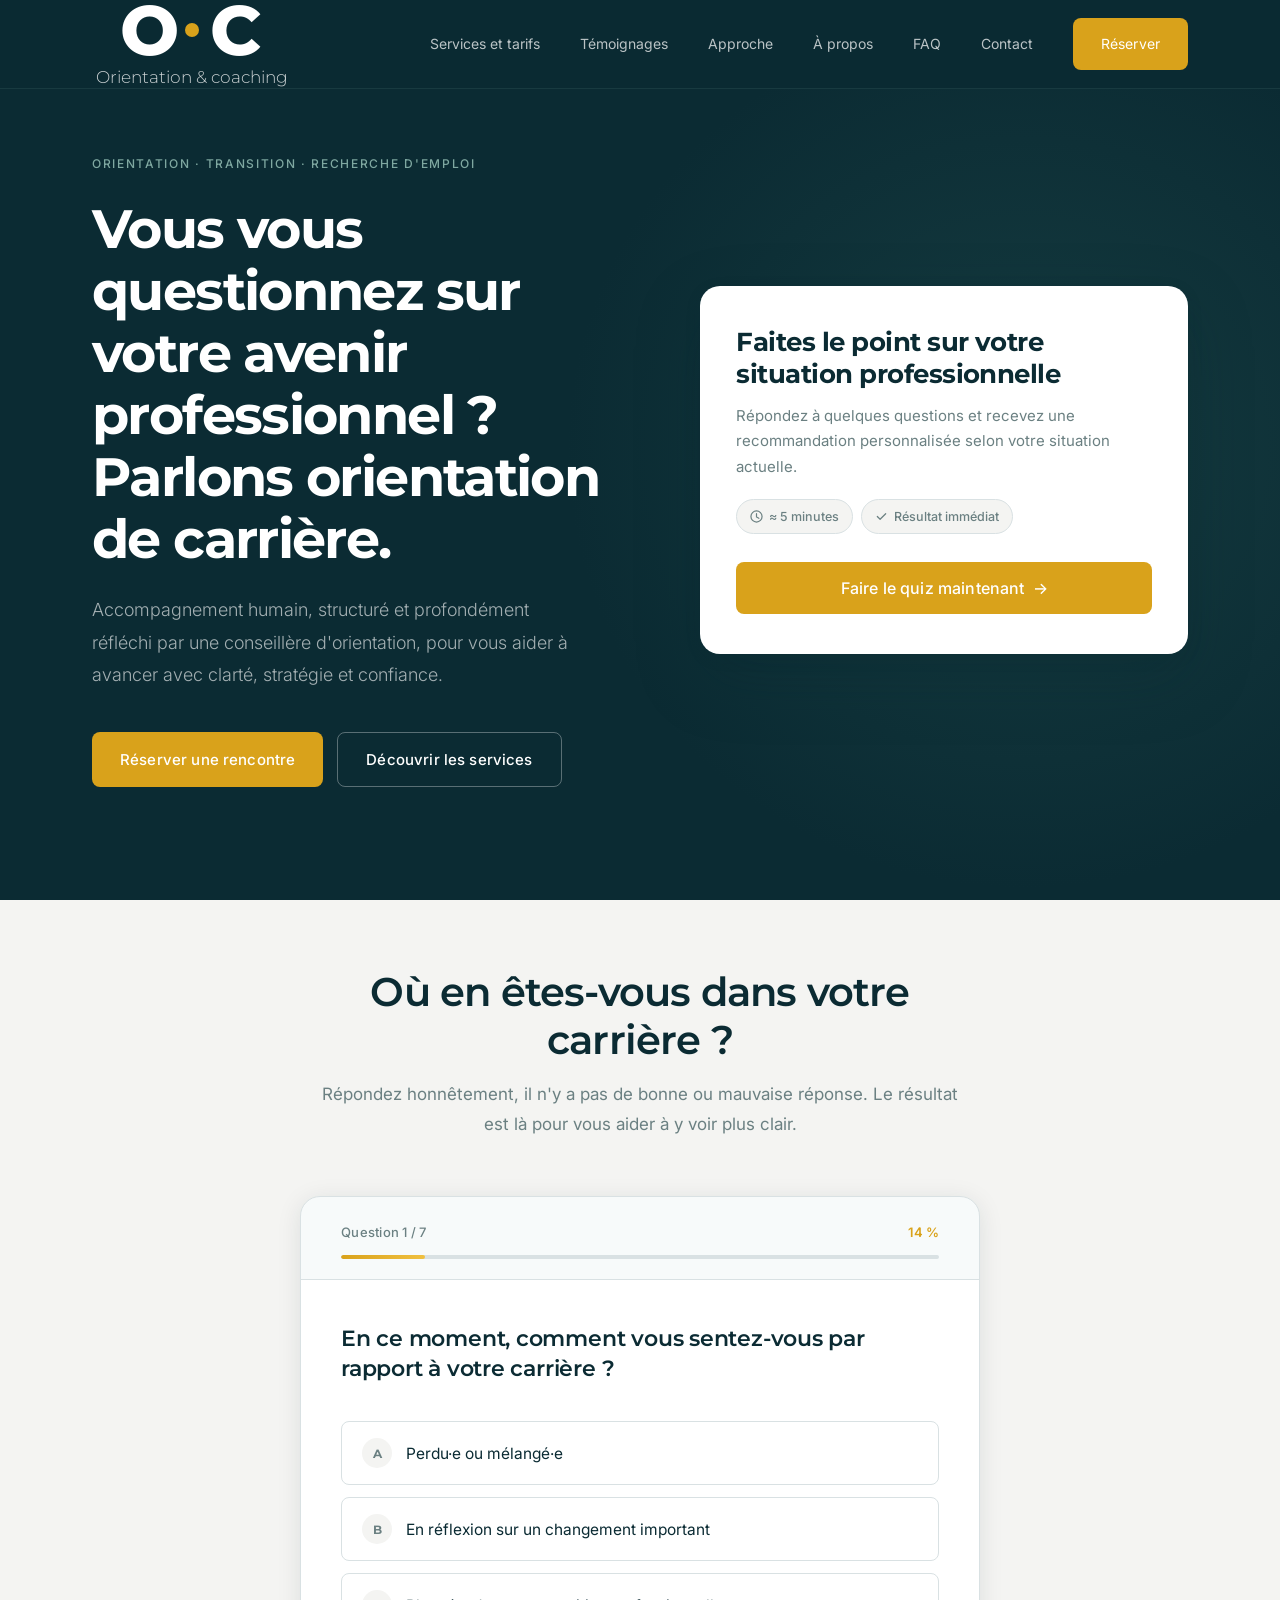
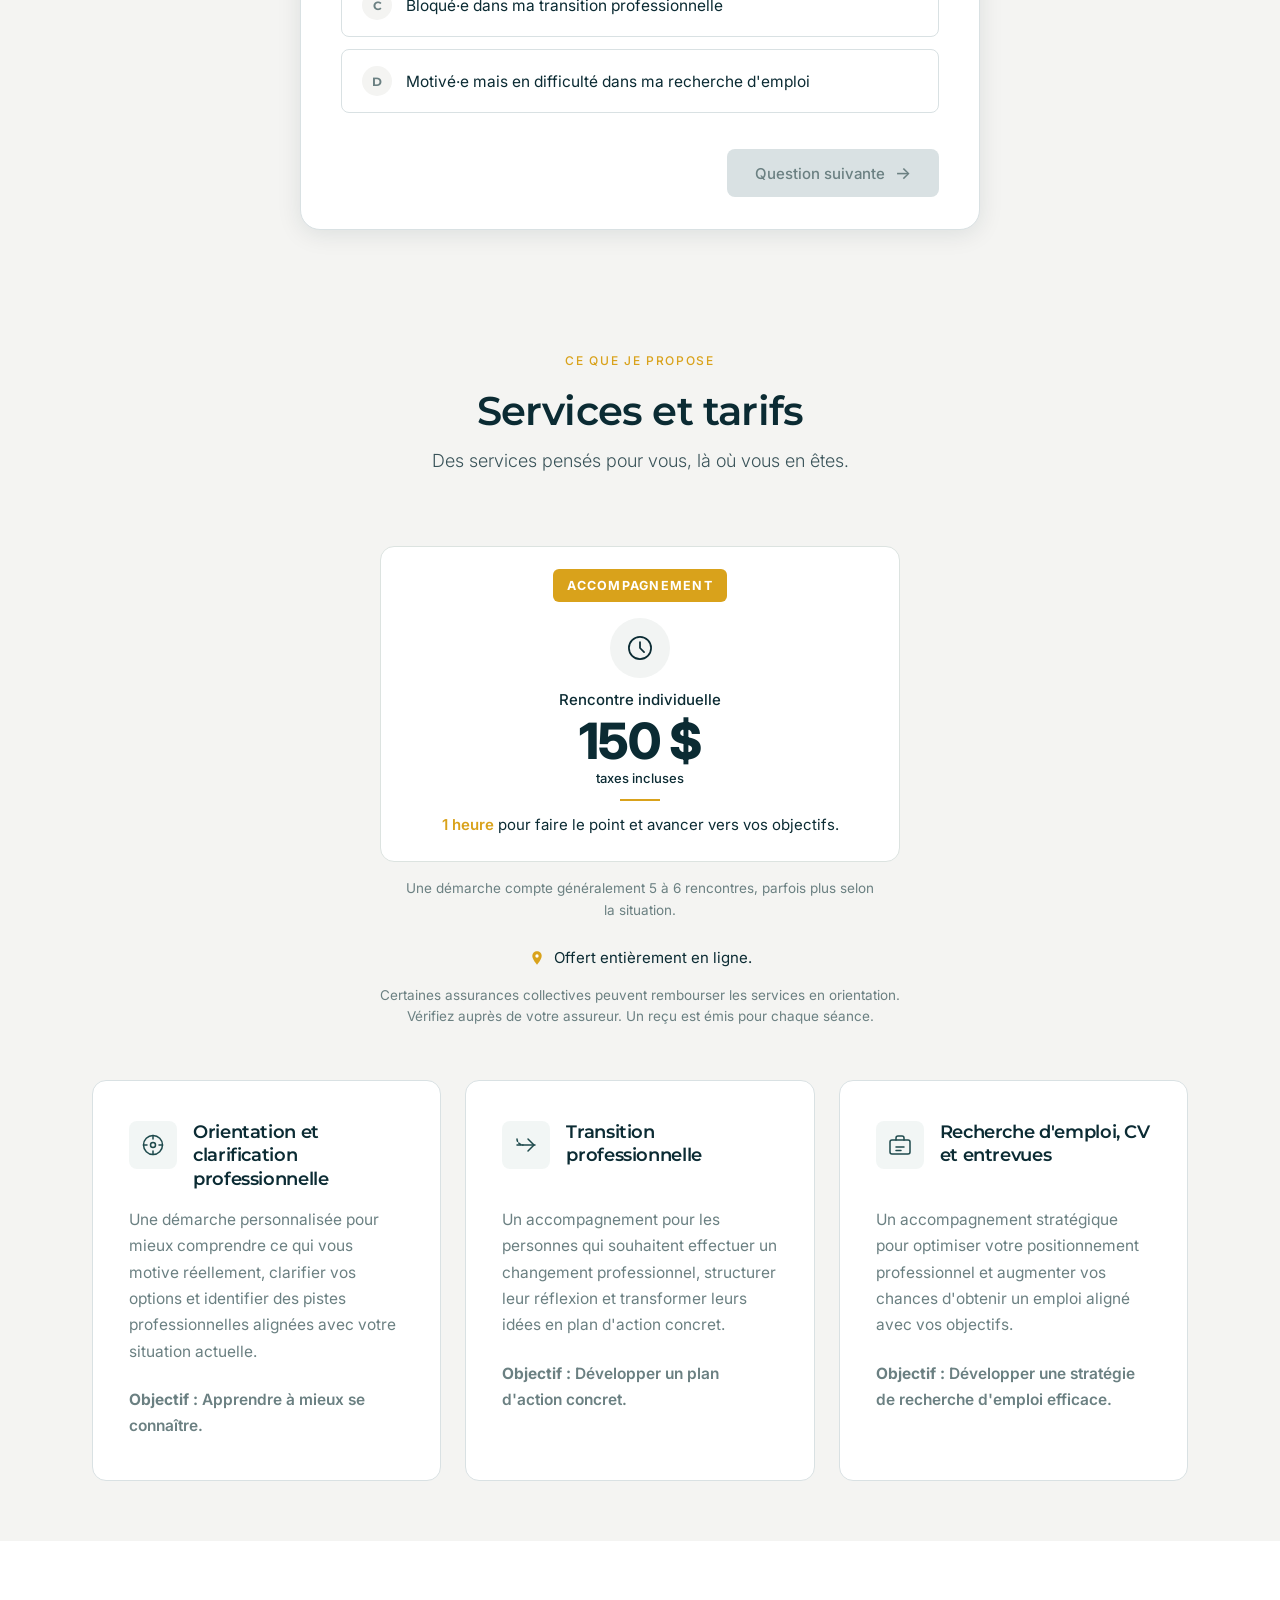
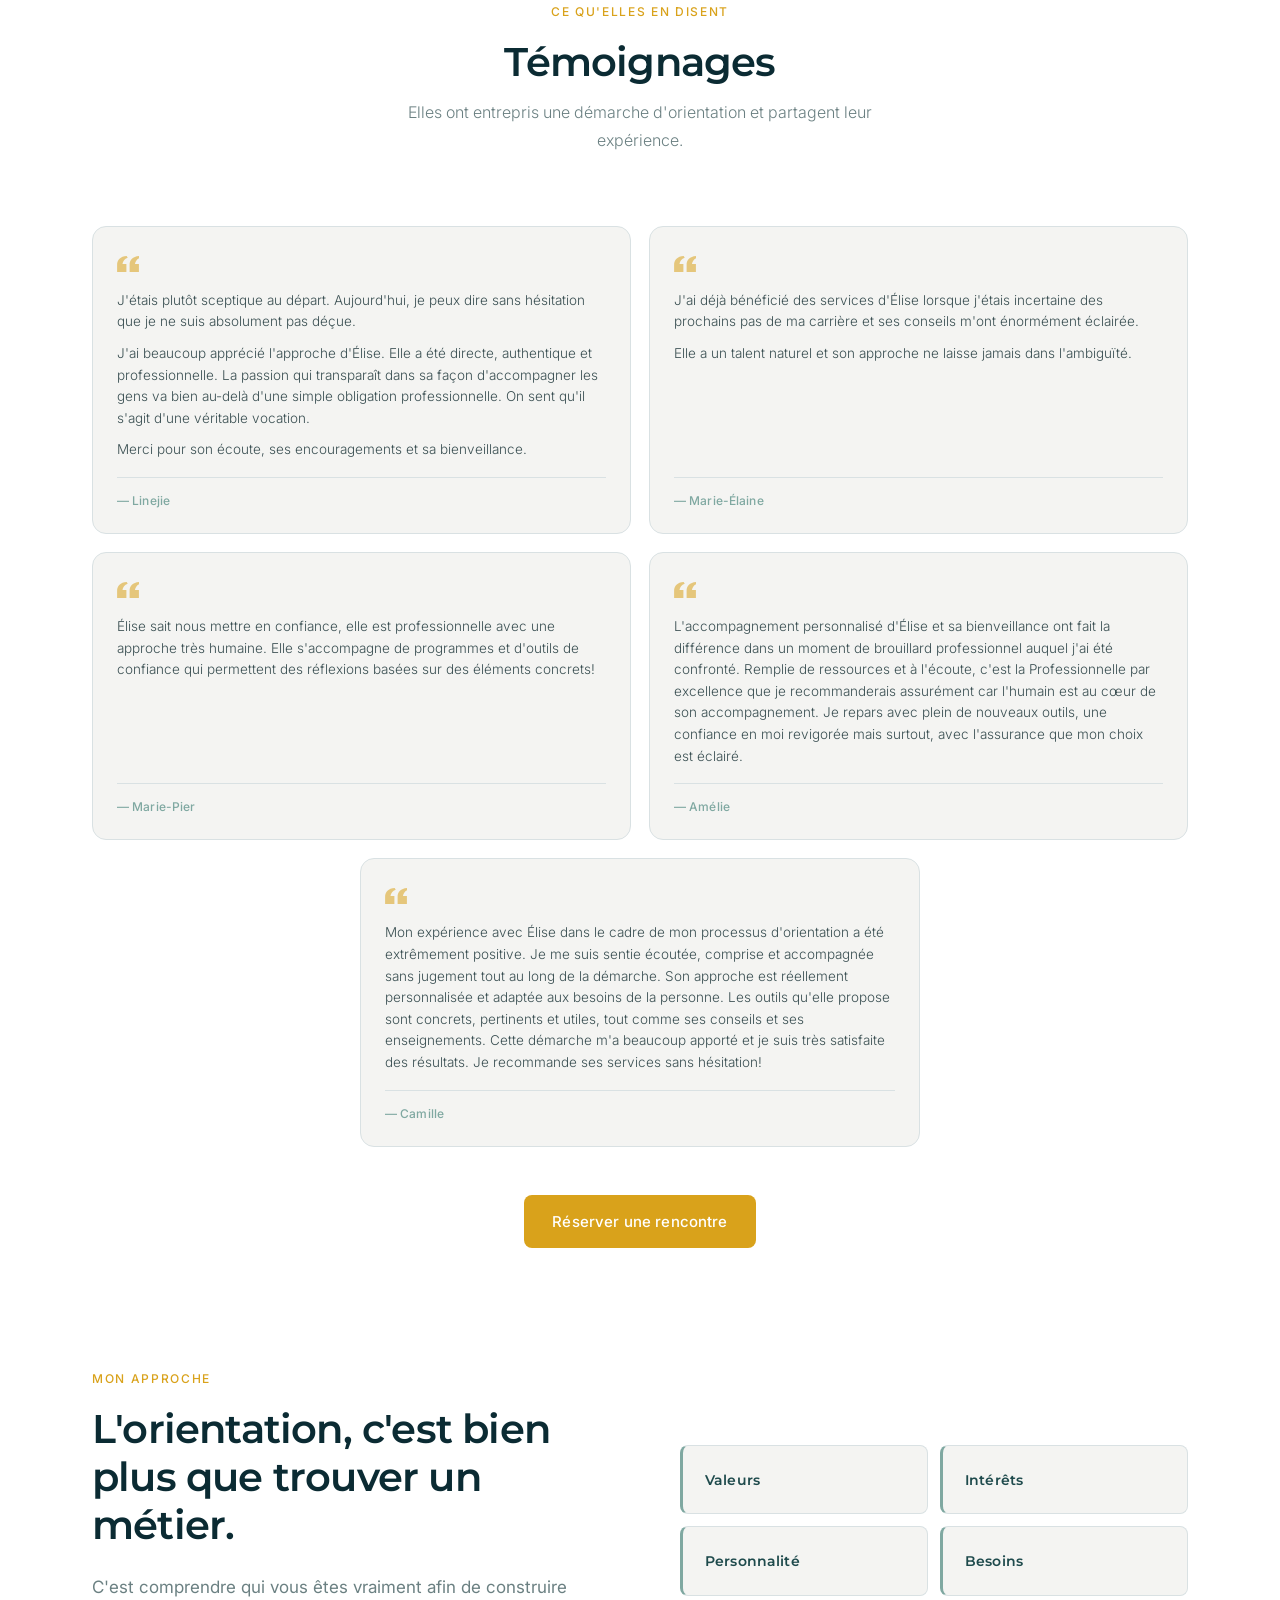
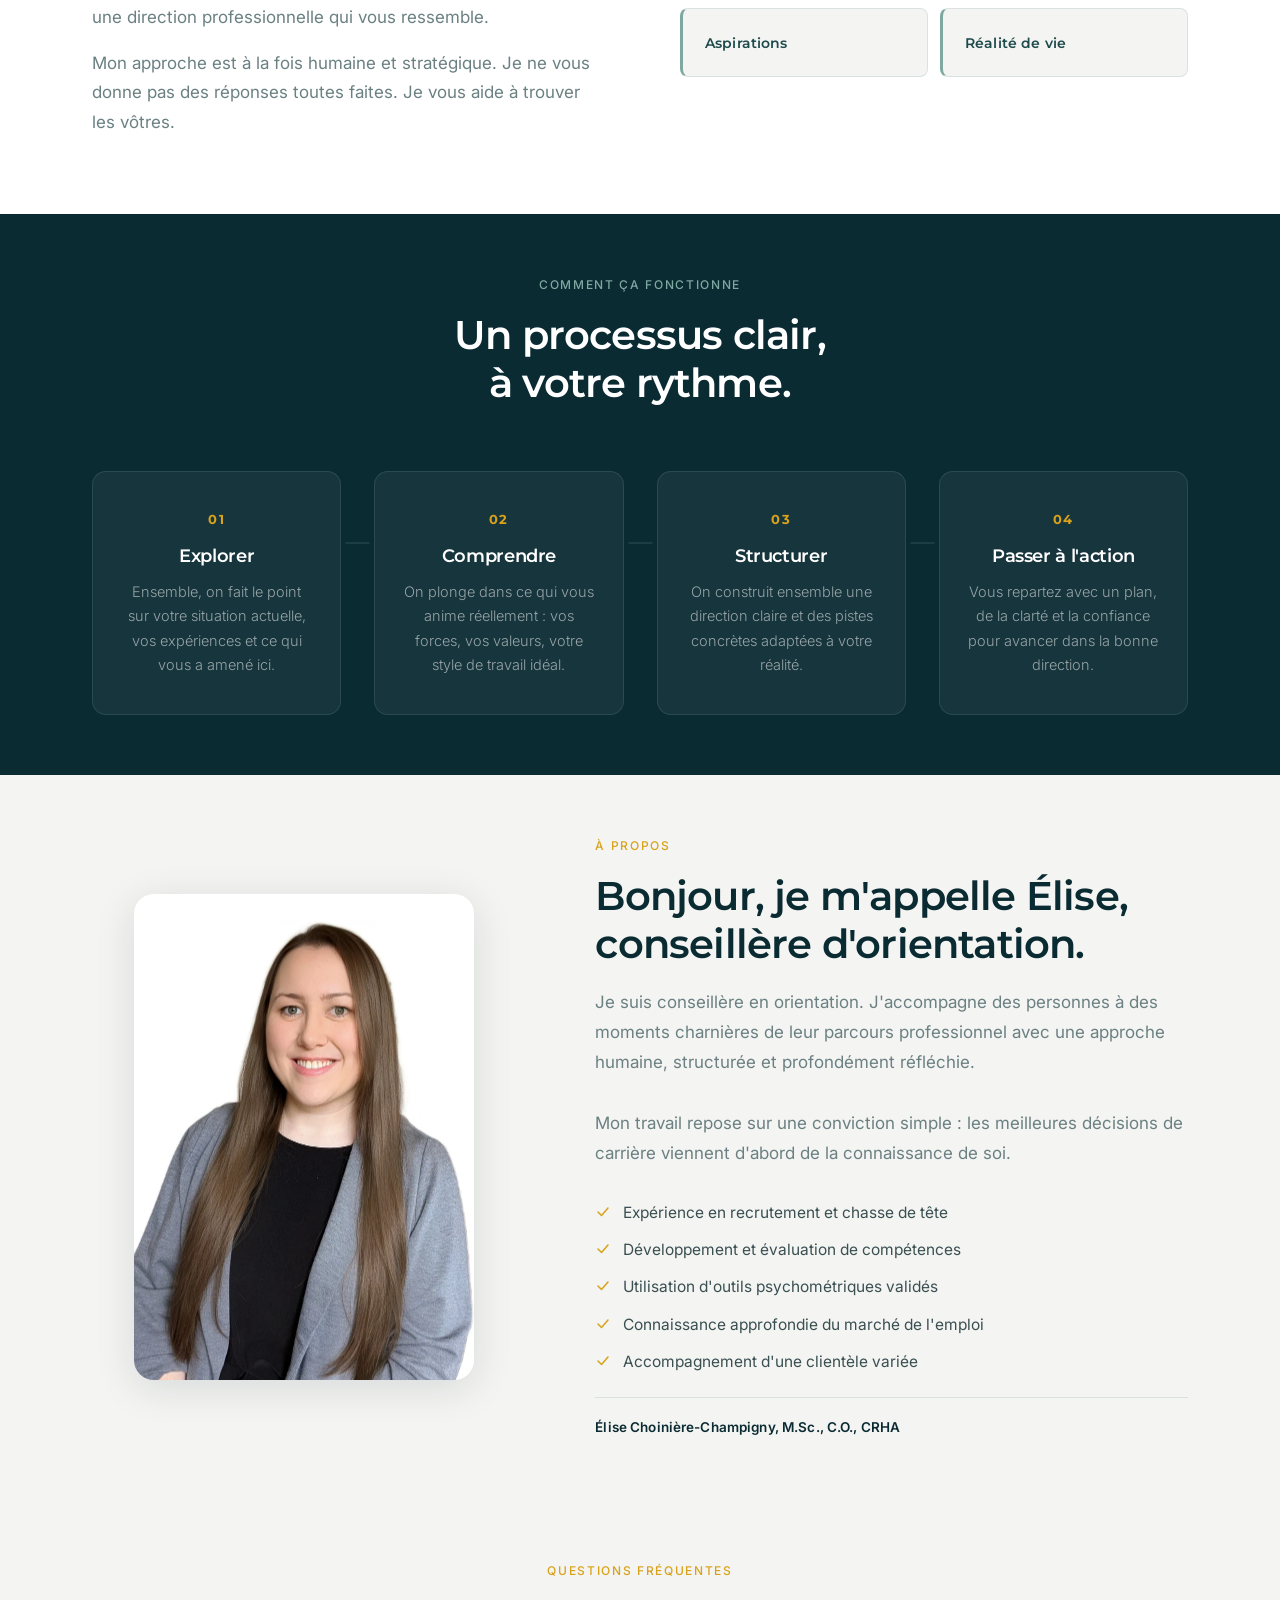
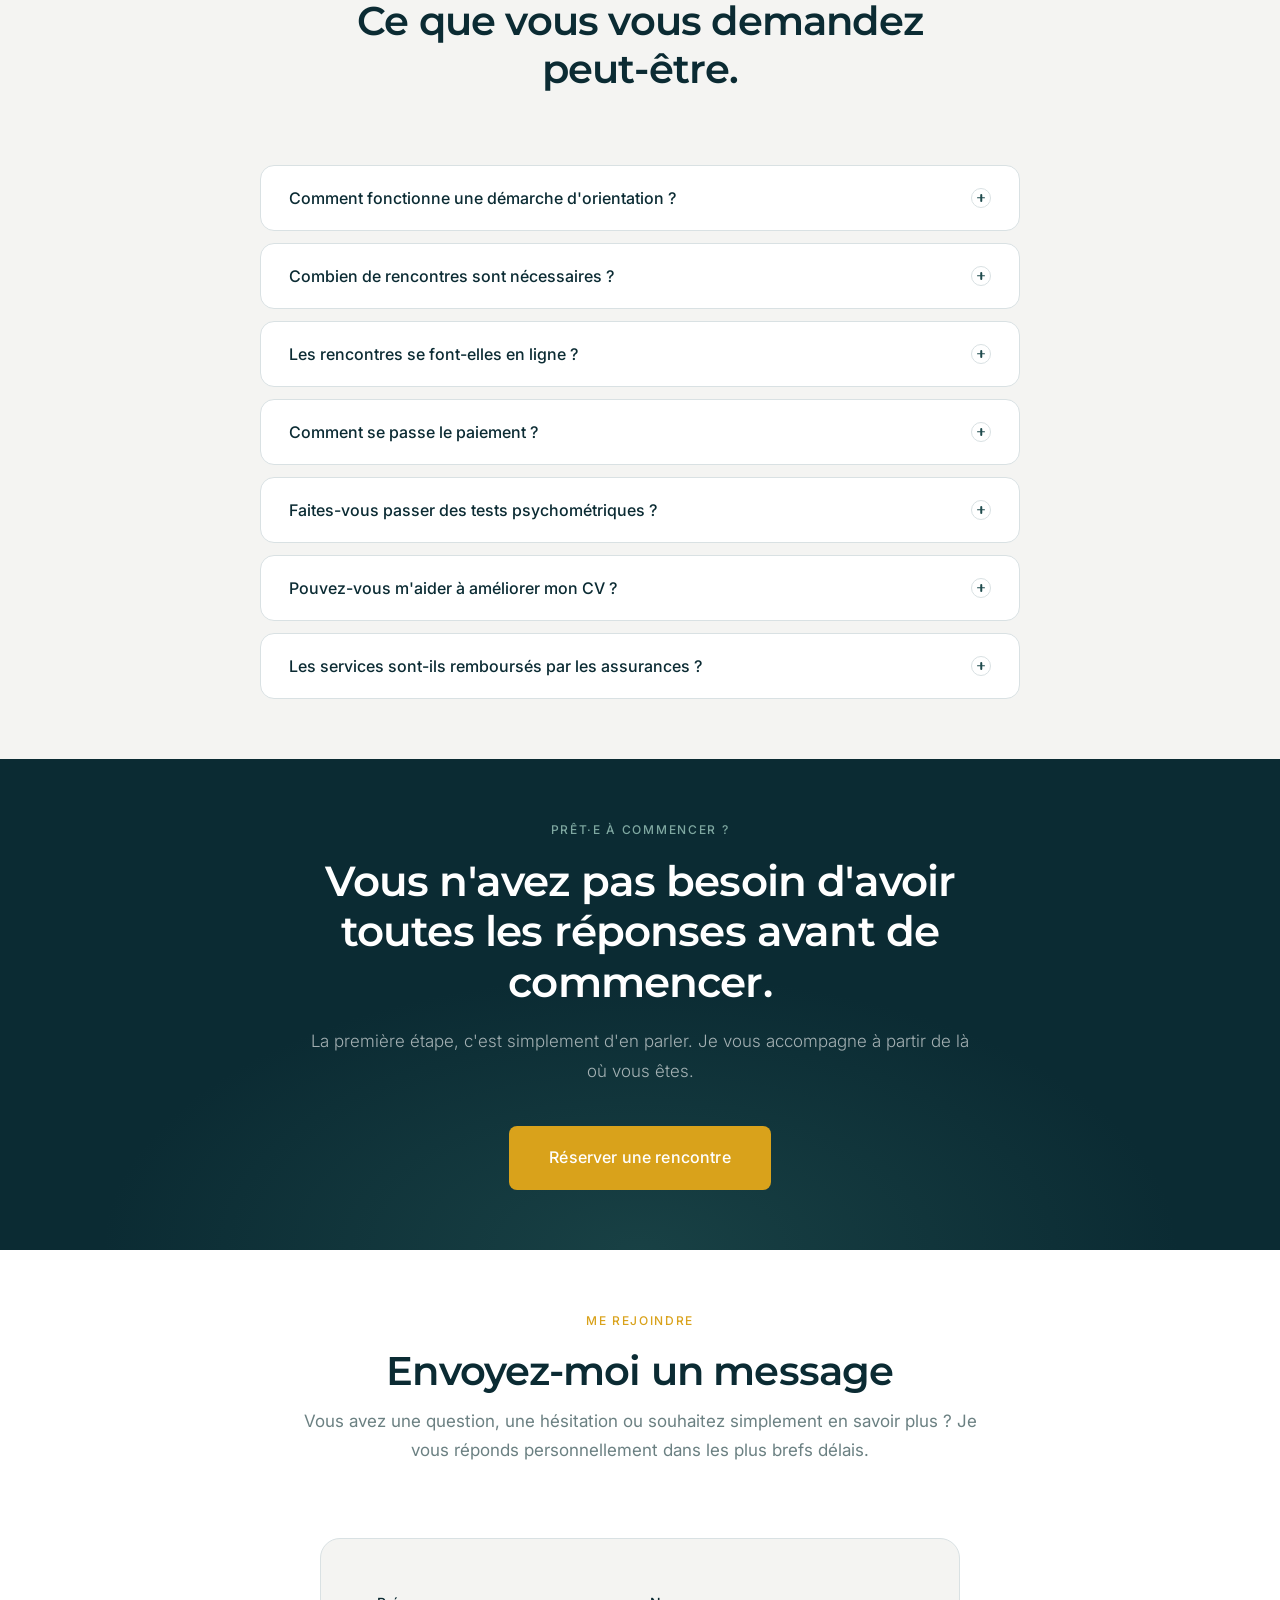
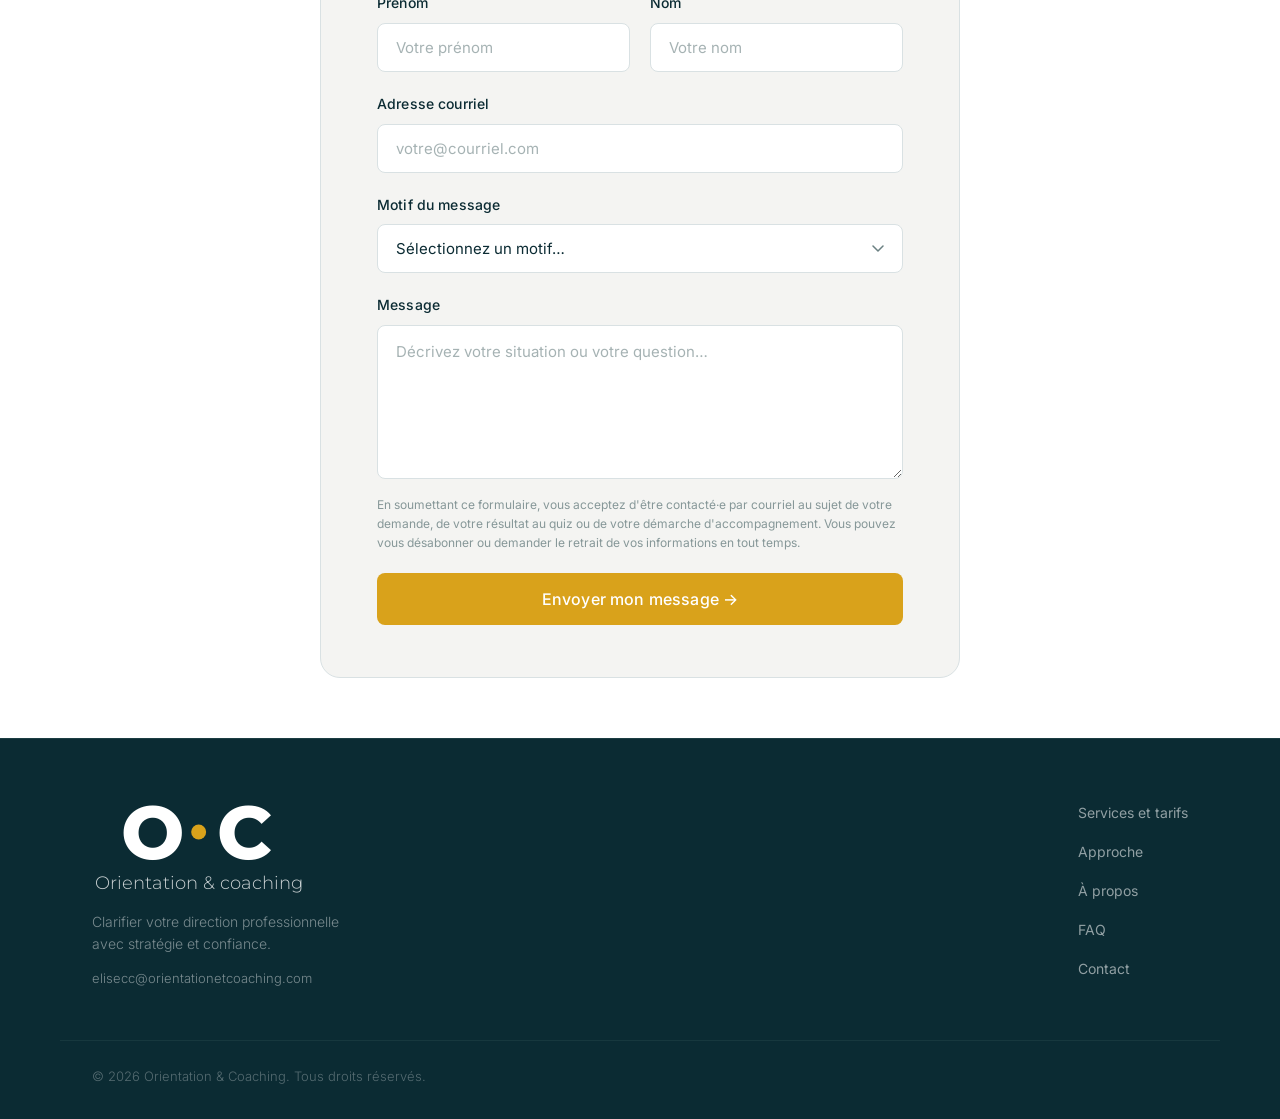
<file: index.html>
<!DOCTYPE html>
<html lang="fr">
<head>
  <meta charset="UTF-8" />
  <meta name="viewport" content="width=device-width, initial-scale=1.0" />

  <!-- Google tag (gtag.js) -->
  <script async src="https://www.googletagmanager.com/gtag/js?id=G-1H1Q4QC59Y"></script>
  <script>
    window.dataLayer = window.dataLayer || [];
    function gtag(){dataLayer.push(arguments);}
    gtag('js', new Date());
    gtag('config', 'G-1H1Q4QC59Y');
  </script>
  <script async src="https://www.googletagmanager.com/gtag/js?id=AW-18323534468"></script>
  <script>
    gtag('config', 'AW-18323534468');
  </script>
  <meta name="description" content="Conseillère en orientation C.O., M.Sc., CRHA. Accompagnement d'adultes en transition de carrière, réorientation et recherche d'emploi. Rencontres d'une heure en ligne. Reçus pour assurances collectives.">
  <title>Conseillère en orientation C.O., CRHA | Transition de carrière en ligne | Québec</title>
  <link rel="canonical" href="https://www.orientationetcoaching.com/">
  <meta name="robots" content="index, follow">
  <meta name="geo.region" content="CA-QC">
  <meta name="language" content="fr">

  <meta property="og:title" content="Conseillère en orientation | Élise Choinière-Champigny C.O., CRHA">
  <meta property="og:description" content="Accompagnement en orientation pour adultes. Transition de carrière, réorientation, recherche d'emploi. Rencontres d'une heure, en ligne.">
  <meta property="og:url" content="https://www.orientationetcoaching.com/">
  <meta property="og:type" content="website">
  <meta property="og:locale" content="fr_CA">
  <meta property="og:image" content="https://www.orientationetcoaching.com/og-image.jpg">
  <meta property="og:image:width" content="1200">
  <meta property="og:image:height" content="630">
  <meta property="og:site_name" content="Orientation & Coaching">
  <meta name="twitter:card" content="summary_large_image">
  <meta name="twitter:title" content="Conseillère en orientation | Élise Choinière-Champigny">
  <meta name="twitter:description" content="Accompagnement en orientation pour adultes. Transition de carrière, réorientation, recherche d'emploi. Rencontres d'une heure, en ligne.">
  <link rel="preconnect" href="https://fonts.googleapis.com" />
  <link rel="preconnect" href="https://fonts.gstatic.com" crossorigin />
  <link href="https://fonts.googleapis.com/css2?family=Montserrat:wght@300;600;700;800&family=Inter:wght@300;400;500&display=swap" rel="stylesheet" />
  <link rel="icon" type="image/svg+xml" href="favicon.svg" />
  <link rel="stylesheet" href="styles.css" />
  <link href="https://assets.calendly.com/assets/external/widget.css" rel="stylesheet">

  <script type="application/ld+json">
  {
    "@context": "https://schema.org",
    "@graph": [
      {
        "@type": "Person",
        "@id": "https://www.orientationetcoaching.com/#elise",
        "name": "Élise Choinière-Champigny",
        "jobTitle": "Conseillère en orientation",
        "description": "Conseillère en orientation professionnelle C.O., M.Sc., CRHA. Spécialisée en orientation professionnelle, transition de carrière et recherche d'emploi pour adultes. Services en ligne.",
        "url": "https://www.orientationetcoaching.com",
        "email": "elisecc@orientationetcoaching.com",
        "knowsLanguage": "fr-CA",
        "hasCredential": [
          {"@type": "EducationalOccupationalCredential", "credentialCategory": "M.Sc."},
          {"@type": "EducationalOccupationalCredential", "credentialCategory": "C.O."},
          {"@type": "EducationalOccupationalCredential", "credentialCategory": "CRHA"}
        ]
      },
      {
        "@type": "ProfessionalService",
        "@id": "https://www.orientationetcoaching.com/#service",
        "name": "Orientation & Coaching",
        "url": "https://www.orientationetcoaching.com",
        "email": "elisecc@orientationetcoaching.com",
        "provider": {"@id": "https://www.orientationetcoaching.com/#elise"},
        "description": "Accompagnement individuel en orientation professionnelle, transition de carrière et recherche d'emploi pour adultes. Rencontres d'une heure, entièrement en ligne, en français.",
        "areaServed": {"@type": "Place", "name": "Québec, Canada"},
        "availableLanguage": "French",
        "hasOfferCatalog": {
          "@type": "OfferCatalog",
          "name": "Services d'orientation professionnelle",
          "itemListElement": [
            {
              "@type": "Offer",
              "name": "Orientation et clarification professionnelle",
              "description": "Démarche personnalisée pour clarifier sa direction professionnelle.",
              "price": "150",
              "priceCurrency": "CAD"
            },
            {
              "@type": "Offer",
              "name": "Transition professionnelle",
              "description": "Accompagnement pour changer de domaine ou évoluer professionnellement.",
              "price": "150",
              "priceCurrency": "CAD"
            },
            {
              "@type": "Offer",
              "name": "Recherche d'emploi, CV et entrevues",
              "description": "Stratégie de recherche d'emploi, révision CV et préparation aux entrevues.",
              "price": "150",
              "priceCurrency": "CAD"
            }
          ]
        }
      }
    ]
  }
  </script>

  <script type="application/ld+json">
  {
    "@context": "https://schema.org",
    "@type": "FAQPage",
    "mainEntity": [
      {
        "@type": "Question",
        "name": "Comment fonctionne une démarche d'orientation ?",
        "acceptedAnswer": {"@type": "Answer", "text": "La démarche commence par une première rencontre d'une heure. Cette rencontre sert à faire le point sur votre parcours, ce qui vous amène aujourd'hui, ce que vous avez déjà essayé et ce qui bloque. Cette lecture de départ permet d'adapter la suite à votre situation. Un plan d'accompagnement est ensuite établi selon votre rythme et vos besoins."}
      },
      {
        "@type": "Question",
        "name": "Combien de rencontres sont nécessaires ?",
        "acceptedAnswer": {"@type": "Answer", "text": "Une démarche compte généralement 5 à 6 rencontres d'une heure, parfois plus selon la situation. Le nombre exact est déterminé ensemble au début, puis ajusté en cours de route."}
      },
      {
        "@type": "Question",
        "name": "Les rencontres se font-elles en ligne ?",
        "acceptedAnswer": {"@type": "Answer", "text": "Oui, les séances se déroulent en ligne via une plateforme de visioconférence, depuis l'endroit de votre choix, en toute flexibilité."}
      },
      {
        "@type": "Question",
        "name": "Comment se passe le paiement ?",
        "acceptedAnswer": {"@type": "Answer", "text": "Le paiement se fait le jour de la rencontre. Un reçu est émis pour chaque séance. Les annulations sont sans frais jusqu'à 24 heures avant la rencontre."}
      },
      {
        "@type": "Question",
        "name": "Faites-vous passer des tests psychométriques ?",
        "acceptedAnswer": {"@type": "Answer", "text": "Oui, des outils psychométriques validés peuvent être intégrés à la démarche selon vos besoins. Ces tests permettent d'approfondir la connaissance de soi et d'orienter la réflexion avec des données concrètes."}
      },
      {
        "@type": "Question",
        "name": "Pouvez-vous m'aider à améliorer mon CV ?",
        "acceptedAnswer": {"@type": "Answer", "text": "Absolument. L'accompagnement en recherche d'emploi inclut la révision du CV, la préparation aux entrevues et le développement d'une stratégie de recherche efficace."}
      },
      {
        "@type": "Question",
        "name": "Les services sont-ils remboursés par les assurances ?",
        "acceptedAnswer": {"@type": "Answer", "text": "Les services en orientation peuvent être remboursés par certaines assurances collectives. Des reçus sont émis pour chaque séance. Vérifiez directement auprès de votre assureur."}
      }
    ]
  }
  </script>
</head>
<body>

  <!-- NAVIGATION -->
  <header class="nav-header">
    <nav class="nav container">
      <a href="#" class="nav-logo" aria-label="Orientation & Coaching — Accueil">
        <svg class="logo-oc logo-oc-nav" viewBox="0 0 200 90" xmlns="http://www.w3.org/2000/svg" aria-hidden="true">
          <text x="57" y="56" text-anchor="middle" font-family="Montserrat,'Helvetica Neue',Arial,sans-serif" font-size="70" font-weight="800" fill="white">O</text>
          <circle cx="100" cy="31" r="7" fill="#D9A21B"/>
          <text x="143" y="56" text-anchor="middle" font-family="Montserrat,'Helvetica Neue',Arial,sans-serif" font-size="70" font-weight="800" fill="white">C</text>
          <text x="100" y="84" text-anchor="middle" font-family="Montserrat,'Helvetica Neue',Arial,sans-serif" font-size="17" font-weight="300" fill="white" fill-opacity="0.78">Orientation &amp; coaching</text>
        </svg>
      </a>
      <button class="nav-toggle" aria-label="Menu" aria-expanded="false">
        <span></span><span></span><span></span>
      </button>
      <ul class="nav-links">
        <li><a href="#services">Services et tarifs</a></li>
        <li><a href="#temoignages">Témoignages</a></li>
        <li><a href="#approche">Approche</a></li>
        <li><a href="#a-propos">À propos</a></li>
        <li><a href="#faq">FAQ</a></li>
        <li><a href="#contact">Contact</a></li>
        <li><a href="https://calendly.com/elisecc-orientationetcoaching/conseil-orientation-1-heure" class="btn btn-primary nav-cta">Réserver</a></li>
      </ul>
    </nav>
  </header>

  <main>

    <!-- ═══════════════════════════════════════════
         HERO — deux colonnes
    ════════════════════════════════════════════ -->
    <section class="hero-new" id="accueil">
      <div class="container hero-new-grid">

        <div class="hero-left">
          <p class="hero-eyebrow-tag">Orientation · Transition · Recherche d'emploi</p>
          <h1 class="hero-h1">Vous vous questionnez sur votre avenir professionnel&nbsp;? Parlons orientation de carrière.</h1>
          <p class="hero-body-text">Accompagnement humain, structuré et profondément réfléchi par une conseillère d'orientation, pour vous aider à avancer avec clarté, stratégie et confiance.</p>
          <div class="hero-actions">
            <a href="https://calendly.com/elisecc-orientationetcoaching/conseil-orientation-1-heure" class="btn btn-gold">Réserver une rencontre</a>
            <a href="#services" class="btn btn-ghost">Découvrir les services</a>
          </div>
        </div>

        <div class="hero-right">
          <div class="quiz-teaser" id="quiz-teaser">
            <h2 class="qtc-title">Faites le point sur votre situation professionnelle</h2>
            <p class="qtc-body">Répondez à quelques questions et recevez une recommandation personnalisée selon votre situation actuelle.</p>
            <div class="qtc-chips">
              <span class="qtc-chip">
                <svg width="13" height="13" viewBox="0 0 14 14" fill="none" aria-hidden="true"><circle cx="7" cy="7" r="6" stroke="currentColor" stroke-width="1.3"/><path d="M7 4v3.5l2.5 1.5" stroke="currentColor" stroke-width="1.3" stroke-linecap="round"/></svg>
                ≈&nbsp;5 minutes
              </span>
              <span class="qtc-chip">
                <svg width="13" height="13" viewBox="0 0 14 14" fill="none" aria-hidden="true"><path d="M2.5 7l3 3 6-6" stroke="currentColor" stroke-width="1.3" stroke-linecap="round" stroke-linejoin="round"/></svg>
                Résultat immédiat
              </span>
            </div>
            <button class="btn btn-gold qtc-cta" id="quiz-teaser-btn" type="button">
              Faire le quiz maintenant <span aria-hidden="true">→</span>
            </button>
          </div>
        </div>

      </div>
    </section>

    <!-- ═══════════════════════════════════════════
         QUIZ — section complète
    ════════════════════════════════════════════ -->
    <section class="section-quiz" id="quiz">
      <div class="container">

        <div class="quiz-intro">
          <h2 class="quiz-intro-title">Où en êtes-vous dans votre carrière&nbsp;?</h2>
          <p class="quiz-intro-text">Répondez honnêtement, il n'y a pas de bonne ou mauvaise réponse. Le résultat est là pour vous aider à y voir plus clair.</p>
        </div>

        <div class="quiz-shell">

          <div class="quiz-card" id="quiz-card">
            <div class="quiz-progress-area">
              <div class="quiz-progress-row">
                <span class="quiz-progress-label" id="quiz-progress-label">Question 1 / 10</span>
                <span class="quiz-progress-pct" id="quiz-progress-pct">10&nbsp;%</span>
              </div>
              <div class="quiz-progress-track">
                <div class="quiz-progress-fill" id="quiz-progress-fill" style="width:10%"></div>
              </div>
            </div>

            <div class="quiz-body" id="quiz-body">
              <h3 class="quiz-question-text" id="quiz-question-text"></h3>
              <div class="quiz-options" id="quiz-options"></div>
            </div>

            <div class="quiz-footer-nav">
              <button class="quiz-next-btn" id="quiz-next-btn" type="button" disabled>
                <span class="quiz-btn-label">Question suivante</span>
                <span class="quiz-btn-arrow" aria-hidden="true">→</span>
              </button>
            </div>
          </div>

          <div class="quiz-result-card" id="quiz-result-card" hidden></div>

        </div>
      </div>
    </section>

    <!-- ═══════════════════════════════════════════
         SERVICES
    ════════════════════════════════════════════ -->
    <section class="section services" id="services">
      <div class="container">
        <div class="section-header reveal">
          <p class="section-eyebrow">Ce que je propose</p>
          <h2>Services et tarifs</h2>
          <p class="services-subtitle">Des services pensés pour vous, là où vous en êtes.</p>
        </div>
        <div class="services-tarifs reveal">

          <div class="tarif-card">
            <span class="tarif-badge">Accompagnement</span>
            <div class="tarif-icon-wrap">
              <svg width="28" height="28" viewBox="0 0 24 24" fill="none" aria-hidden="true">
                <circle cx="12" cy="12" r="9.5" stroke="currentColor" stroke-width="1.5"/>
                <path d="M12 7v5l3.5 3.5" stroke="currentColor" stroke-width="1.5" stroke-linecap="round" stroke-linejoin="round"/>
              </svg>
            </div>
            <p class="tarif-label">Rencontre individuelle</p>
            <p class="tarif-price">150&nbsp;$ <span class="tarif-price-note">taxes incluses</span></p>
            <div class="tarif-divider"></div>
            <p class="tarif-desc"><span class="tarif-accent">1 heure</span> pour faire le point et avancer vers vos objectifs.</p>
          </div>

          <p class="tarif-followup-note">Une démarche compte généralement 5 à 6 rencontres, parfois plus selon la situation.</p>

        </div>

        <div class="services-online-note reveal">
          <svg width="16" height="16" viewBox="0 0 24 24" fill="none" aria-hidden="true">
            <path d="M12 2C8.13 2 5 5.13 5 9c0 5.25 7 13 7 13s7-7.75 7-13c0-3.87-3.13-7-7-7z" fill="#D9A21B"/>
            <circle cx="12" cy="9" r="2.5" fill="white"/>
          </svg>
          <span>Offert entièrement en ligne.</span>
        </div>
        <p class="services-assurance-note reveal">Certaines assurances collectives peuvent rembourser les services en orientation. Vérifiez auprès de votre assureur. Un reçu est émis pour chaque séance.</p>
        <div class="services-grid">

          <div class="service-card reveal" id="service-orientation">
            <div class="service-header">
              <div class="service-icon">
                <svg width="24" height="24" viewBox="0 0 24 24" fill="none">
                  <circle cx="12" cy="12" r="9.5" stroke="currentColor" stroke-width="1.5"/>
                  <circle cx="12" cy="12" r="2.5" stroke="currentColor" stroke-width="1.5"/>
                  <path d="M12 2.5v3.5M12 18v3.5M2.5 12H6M18 12h3.5" stroke="currentColor" stroke-width="1.5" stroke-linecap="round"/>
                </svg>
              </div>
              <h3>Orientation et clarification professionnelle</h3>
            </div>
            <p>Une démarche personnalisée pour mieux comprendre ce qui vous motive réellement, clarifier vos options et identifier des pistes professionnelles alignées avec votre situation actuelle.</p>
            <p class="service-objectif"><strong>Objectif :</strong> Apprendre à mieux se connaître.</p>
          </div>

          <div class="service-card reveal reveal-delay-1" id="service-transition">
            <div class="service-header">
              <div class="service-icon">
                <svg width="24" height="24" viewBox="0 0 24 24" fill="none">
                  <path d="M3 12h18" stroke="currentColor" stroke-width="1.5" stroke-linecap="round"/>
                  <path d="M14 6l6 6-6 6" stroke="currentColor" stroke-width="1.5" stroke-linecap="round" stroke-linejoin="round"/>
                  <path d="M3 6c0 3.31 3 6 6 6" stroke="currentColor" stroke-width="1.5" stroke-linecap="round" stroke-dasharray="2.5 2"/>
                </svg>
              </div>
              <h3>Transition professionnelle</h3>
            </div>
            <p>Un accompagnement pour les personnes qui souhaitent effectuer un changement professionnel, structurer leur réflexion et transformer leurs idées en plan d'action concret.</p>
            <p class="service-objectif"><strong>Objectif :</strong> Développer un plan d'action concret.</p>
          </div>

          <div class="service-card reveal reveal-delay-2" id="service-emploi">
            <div class="service-header">
              <div class="service-icon">
                <svg width="24" height="24" viewBox="0 0 24 24" fill="none">
                  <rect x="2" y="7" width="20" height="14" rx="2" stroke="currentColor" stroke-width="1.5"/>
                  <path d="M16 7V5a2 2 0 0 0-2-2h-4a2 2 0 0 0-2 2v2" stroke="currentColor" stroke-width="1.5" stroke-linecap="round"/>
                  <path d="M8 14h8M8 17.5h5" stroke="currentColor" stroke-width="1.5" stroke-linecap="round"/>
                </svg>
              </div>
              <h3>Recherche d'emploi, CV et entrevues</h3>
            </div>
            <p>Un accompagnement stratégique pour optimiser votre positionnement professionnel et augmenter vos chances d'obtenir un emploi aligné avec vos objectifs.</p>
            <p class="service-objectif"><strong>Objectif :</strong> Développer une stratégie de recherche d'emploi efficace.</p>
          </div>

        </div>
      </div>
    </section>

    <!-- ═══════════════════════════════════════════
         TÉMOIGNAGES
    ════════════════════════════════════════════ -->
    <section class="section temoignages" id="temoignages">
      <div class="container">
        <div class="section-header reveal">
          <p class="section-eyebrow">Ce qu'elles en disent</p>
          <h2>Témoignages</h2>
          <p class="temoignages-subtitle">Elles ont entrepris une démarche d'orientation et partagent leur expérience.</p>
        </div>

        <div class="temoignages-grid">

          <div class="temoignage-card reveal">
            <div class="temoignage-quote" aria-hidden="true">
              <svg width="30" height="22" viewBox="0 0 30 22" fill="none" xmlns="http://www.w3.org/2000/svg">
                <path d="M0 22V12.4C0 5.07 4.4 .67 13.2 0l1.4 2.4C10.2 3.93 8.07 6.97 7.4 11H12.8V22H0ZM17.2 22V12.4C17.2 5.07 21.6.67 30.4 0l1.4 2.4C27.4 3.93 25.27 6.97 24.6 11H30V22H17.2Z" fill="currentColor"/>
              </svg>
            </div>
            <blockquote class="temoignage-text">
              <p>J'étais plutôt sceptique au départ. Aujourd'hui, je peux dire sans hésitation que je ne suis absolument pas déçue.</p>
              <p>J'ai beaucoup apprécié l'approche d'Élise. Elle a été directe, authentique et professionnelle. La passion qui transparaît dans sa façon d'accompagner les gens va bien au-delà d'une simple obligation professionnelle. On sent qu'il s'agit d'une véritable vocation.</p>
              <p>Merci pour son écoute, ses encouragements et sa bienveillance.</p>
            </blockquote>
            <p class="temoignage-signature">— Linejie</p>
          </div>

          <div class="temoignage-card reveal reveal-delay-1">
            <div class="temoignage-quote" aria-hidden="true">
              <svg width="30" height="22" viewBox="0 0 30 22" fill="none" xmlns="http://www.w3.org/2000/svg">
                <path d="M0 22V12.4C0 5.07 4.4 .67 13.2 0l1.4 2.4C10.2 3.93 8.07 6.97 7.4 11H12.8V22H0ZM17.2 22V12.4C17.2 5.07 21.6.67 30.4 0l1.4 2.4C27.4 3.93 25.27 6.97 24.6 11H30V22H17.2Z" fill="currentColor"/>
              </svg>
            </div>
            <blockquote class="temoignage-text">
              <p>J'ai déjà bénéficié des services d'Élise lorsque j'étais incertaine des prochains pas de ma carrière et ses conseils m'ont énormément éclairée.</p>
              <p>Elle a un talent naturel et son approche ne laisse jamais dans l'ambiguïté.</p>
            </blockquote>
            <p class="temoignage-signature">— Marie-Élaine</p>
          </div>

          <div class="temoignage-card reveal reveal-delay-2">
            <div class="temoignage-quote" aria-hidden="true">
              <svg width="30" height="22" viewBox="0 0 30 22" fill="none" xmlns="http://www.w3.org/2000/svg">
                <path d="M0 22V12.4C0 5.07 4.4 .67 13.2 0l1.4 2.4C10.2 3.93 8.07 6.97 7.4 11H12.8V22H0ZM17.2 22V12.4C17.2 5.07 21.6.67 30.4 0l1.4 2.4C27.4 3.93 25.27 6.97 24.6 11H30V22H17.2Z" fill="currentColor"/>
              </svg>
            </div>
            <blockquote class="temoignage-text">
              <p>Élise sait nous mettre en confiance, elle est professionnelle avec une approche très humaine. Elle s'accompagne de programmes et d'outils de confiance qui permettent des réflexions basées sur des éléments concrets!</p>
            </blockquote>
            <p class="temoignage-signature">— Marie-Pier</p>
          </div>

          <div class="temoignage-card reveal reveal-delay-3">
            <div class="temoignage-quote" aria-hidden="true">
              <svg width="30" height="22" viewBox="0 0 30 22" fill="none" xmlns="http://www.w3.org/2000/svg">
                <path d="M0 22V12.4C0 5.07 4.4 .67 13.2 0l1.4 2.4C10.2 3.93 8.07 6.97 7.4 11H12.8V22H0ZM17.2 22V12.4C17.2 5.07 21.6.67 30.4 0l1.4 2.4C27.4 3.93 25.27 6.97 24.6 11H30V22H17.2Z" fill="currentColor"/>
              </svg>
            </div>
            <blockquote class="temoignage-text">
              <p>L'accompagnement personnalisé d'Élise et sa bienveillance ont fait la différence dans un moment de brouillard professionnel auquel j'ai été confronté. Remplie de ressources et à l'écoute, c'est la Professionnelle par excellence que je recommanderais assurément car l'humain est au cœur de son accompagnement. Je repars avec plein de nouveaux outils, une confiance en moi revigorée mais surtout, avec l'assurance que mon choix est éclairé.</p>
            </blockquote>
            <p class="temoignage-signature">— Amélie</p>
          </div>

          <div class="temoignage-card reveal reveal-delay-3">
            <div class="temoignage-quote" aria-hidden="true">
              <svg width="30" height="22" viewBox="0 0 30 22" fill="none" xmlns="http://www.w3.org/2000/svg">
                <path d="M0 22V12.4C0 5.07 4.4 .67 13.2 0l1.4 2.4C10.2 3.93 8.07 6.97 7.4 11H12.8V22H0ZM17.2 22V12.4C17.2 5.07 21.6.67 30.4 0l1.4 2.4C27.4 3.93 25.27 6.97 24.6 11H30V22H17.2Z" fill="currentColor"/>
              </svg>
            </div>
            <blockquote class="temoignage-text">
              <p>Mon expérience avec Élise dans le cadre de mon processus d'orientation a été extrêmement positive. Je me suis sentie écoutée, comprise et accompagnée sans jugement tout au long de la démarche. Son approche est réellement personnalisée et adaptée aux besoins de la personne. Les outils qu'elle propose sont concrets, pertinents et utiles, tout comme ses conseils et ses enseignements. Cette démarche m'a beaucoup apporté et je suis très satisfaite des résultats. Je recommande ses services sans hésitation!</p>
            </blockquote>
            <p class="temoignage-signature">— Camille</p>
          </div>

        </div>

        <div class="temoignages-cta reveal">
          <a href="https://calendly.com/elisecc-orientationetcoaching/conseil-orientation-1-heure" class="btn btn-gold">Réserver une rencontre</a>
        </div>
      </div>
    </section>

    <!-- ═══════════════════════════════════════════
         APPROCHE
    ════════════════════════════════════════════ -->
    <section class="section approche" id="approche">
      <div class="container">
        <div class="approche-inner">
          <div class="approche-text reveal">
            <p class="section-eyebrow">Mon approche</p>
            <h2>L'orientation, c'est bien plus que trouver un métier.</h2>
            <p class="approche-body">C'est comprendre qui vous êtes vraiment afin de construire une direction professionnelle qui vous ressemble.</p>
            <p class="approche-body">Mon approche est à la fois humaine et stratégique. Je ne vous donne pas des réponses toutes faites. Je vous aide à trouver les vôtres.</p>
          </div>
          <div class="approche-pillars reveal reveal-delay">
            <div class="pillar"><span class="pillar-label">Valeurs</span></div>
            <div class="pillar"><span class="pillar-label">Intérêts</span></div>
            <div class="pillar"><span class="pillar-label">Personnalité</span></div>
            <div class="pillar"><span class="pillar-label">Besoins</span></div>
            <div class="pillar"><span class="pillar-label">Aspirations</span></div>
            <div class="pillar"><span class="pillar-label">Réalité de vie</span></div>
          </div>
        </div>
      </div>
    </section>

    <!-- ═══════════════════════════════════════════
         PROCESSUS
    ════════════════════════════════════════════ -->
    <section class="section processus" id="processus">
      <div class="container">
        <div class="section-header reveal">
          <p class="section-eyebrow">Comment ça fonctionne</p>
          <h2>Un processus clair,<br />à votre rythme.</h2>
        </div>
        <div class="steps">
          <div class="step reveal">
            <div class="step-number">01</div>
            <h3>Explorer</h3>
            <p>Ensemble, on fait le point sur votre situation actuelle, vos expériences et ce qui vous a amené ici.</p>
          </div>
          <div class="step-connector" aria-hidden="true"></div>
          <div class="step reveal reveal-delay-1">
            <div class="step-number">02</div>
            <h3>Comprendre</h3>
            <p>On plonge dans ce qui vous anime réellement : vos forces, vos valeurs, votre style de travail idéal.</p>
          </div>
          <div class="step-connector" aria-hidden="true"></div>
          <div class="step reveal reveal-delay-2">
            <div class="step-number">03</div>
            <h3>Structurer</h3>
            <p>On construit ensemble une direction claire et des pistes concrètes adaptées à votre réalité.</p>
          </div>
          <div class="step-connector" aria-hidden="true"></div>
          <div class="step reveal reveal-delay-3">
            <div class="step-number">04</div>
            <h3>Passer à l'action</h3>
            <p>Vous repartez avec un plan, de la clarté et la confiance pour avancer dans la bonne direction.</p>
          </div>
        </div>
      </div>
    </section>

    <!-- ═══════════════════════════════════════════
         À PROPOS
    ════════════════════════════════════════════ -->
    <section class="section a-propos" id="a-propos">
      <div class="container">
        <div class="apropos-inner">
          <div class="apropos-image reveal">
            <picture>
              <source srcset="elise.webp" type="image/webp">
              <img src="elise.jpg"
                   alt="Élise Choinière-Champigny, conseillère en orientation C.O., M.Sc., CRHA"
                   class="apropos-photo"
                   width="340"
                   height="486"
                   loading="lazy">
            </picture>
            <div class="image-placeholder" style="display:none;">
              <div class="image-placeholder-inner">
                <svg width="32" height="32" viewBox="0 0 32 32" fill="none"><circle cx="16" cy="12" r="6" stroke="#7FA8A1" stroke-width="1.5"/><path d="M4 28c0-6.627 5.373-12 12-12s12 5.373 12 12" stroke="#7FA8A1" stroke-width="1.5" stroke-linecap="round"/></svg>
                <p>elise.jpg</p>
              </div>
            </div>
          </div>
          <div class="apropos-text reveal reveal-delay">
            <p class="section-eyebrow">À propos</p>
            <h2>Bonjour, je m'appelle Élise, conseillère d'orientation.</h2>
            <p class="apropos-body">Je suis conseillère en orientation. J'accompagne des personnes à des moments charnières de leur parcours professionnel avec une approche humaine, structurée et profondément réfléchie.</p>
            <p class="apropos-body">Mon travail repose sur une conviction simple : les meilleures décisions de carrière viennent d'abord de la connaissance de soi.</p>
            <ul class="apropos-credentials">
              <li>
                <svg width="16" height="16" viewBox="0 0 16 16" fill="none"><path d="M3 8l3.5 3.5L13 4" stroke="#D9A21B" stroke-width="1.5" stroke-linecap="round" stroke-linejoin="round"/></svg>
                Expérience en recrutement et chasse de tête
              </li>
              <li>
                <svg width="16" height="16" viewBox="0 0 16 16" fill="none"><path d="M3 8l3.5 3.5L13 4" stroke="#D9A21B" stroke-width="1.5" stroke-linecap="round" stroke-linejoin="round"/></svg>
                Développement et évaluation de compétences
              </li>
              <li>
                <svg width="16" height="16" viewBox="0 0 16 16" fill="none"><path d="M3 8l3.5 3.5L13 4" stroke="#D9A21B" stroke-width="1.5" stroke-linecap="round" stroke-linejoin="round"/></svg>
                Utilisation d'outils psychométriques validés
              </li>
              <li>
                <svg width="16" height="16" viewBox="0 0 16 16" fill="none"><path d="M3 8l3.5 3.5L13 4" stroke="#D9A21B" stroke-width="1.5" stroke-linecap="round" stroke-linejoin="round"/></svg>
                Connaissance approfondie du marché de l'emploi
              </li>
              <li>
                <svg width="16" height="16" viewBox="0 0 16 16" fill="none"><path d="M3 8l3.5 3.5L13 4" stroke="#D9A21B" stroke-width="1.5" stroke-linecap="round" stroke-linejoin="round"/></svg>
                Accompagnement d'une clientèle variée
              </li>
            </ul>
            <p class="apropos-signature">Élise Choinière-Champigny, M.Sc., C.O., CRHA</p>
          </div>
        </div>
      </div>
    </section>

    <!-- ═══════════════════════════════════════════
         FAQ
    ════════════════════════════════════════════ -->
    <section class="section faq" id="faq">
      <div class="container faq-container">
        <div class="section-header reveal">
          <p class="section-eyebrow">Questions fréquentes</p>
          <h2>Ce que vous vous demandez peut-être.</h2>
        </div>
        <div class="faq-list reveal">
          <div class="faq-item">
            <button class="faq-question" aria-expanded="false">
              Comment fonctionne une démarche d'orientation ?
              <span class="faq-icon" aria-hidden="true"></span>
            </button>
            <div class="faq-answer"><div>
              <p>La démarche commence par une première rencontre d'une heure. Cette rencontre sert à faire le point sur votre parcours, ce qui vous amène aujourd'hui, ce que vous avez déjà essayé et ce qui bloque. Cette lecture de départ permet d'adapter la suite à votre situation. Un plan d'accompagnement est ensuite établi selon votre rythme et vos besoins.</p>
            </div></div>
          </div>
          <div class="faq-item">
            <button class="faq-question" aria-expanded="false">
              Combien de rencontres sont nécessaires ?
              <span class="faq-icon" aria-hidden="true"></span>
            </button>
            <div class="faq-answer"><div>
              <p>Une démarche compte généralement 5 à 6 rencontres d'une heure, parfois plus selon la situation. Le nombre exact est déterminé ensemble au début, puis ajusté en cours de route. Mon objectif est de vous aider à vous sentir de plus en plus confortable, confiant et aligné dans vos choix professionnels.</p>
            </div></div>
          </div>
          <div class="faq-item">
            <button class="faq-question" aria-expanded="false">
              Les rencontres se font-elles en ligne ?
              <span class="faq-icon" aria-hidden="true"></span>
            </button>
            <div class="faq-answer"><div>
              <p>Oui, les séances se déroulent en ligne via une plateforme de visioconférence. Cela vous permet de consulter depuis l'endroit de votre choix, en toute flexibilité.</p>
            </div></div>
          </div>
          <div class="faq-item">
            <button class="faq-question" aria-expanded="false">
              Comment se passe le paiement ?
              <span class="faq-icon" aria-hidden="true"></span>
            </button>
            <div class="faq-answer"><div>
              <p>Le paiement se fait le jour de la rencontre. Un reçu est émis pour chaque séance. Les annulations sont sans frais jusqu'à 24 heures avant la rencontre.</p>
            </div></div>
          </div>
          <div class="faq-item">
            <button class="faq-question" aria-expanded="false">
              Faites-vous passer des tests psychométriques ?
              <span class="faq-icon" aria-hidden="true"></span>
            </button>
            <div class="faq-answer"><div>
              <p>Oui, des outils psychométriques validés peuvent être intégrés à la démarche selon vos besoins. Ces tests permettent d'approfondir la connaissance de soi et d'orienter la réflexion avec des données concrètes sur votre profil.</p>
            </div></div>
          </div>
          <div class="faq-item">
            <button class="faq-question" aria-expanded="false">
              Pouvez-vous m'aider à améliorer mon CV ?
              <span class="faq-icon" aria-hidden="true"></span>
            </button>
            <div class="faq-answer"><div>
              <p>Absolument. L'accompagnement en recherche d'emploi inclut la révision et l'optimisation du CV, la préparation aux entrevues et le développement d'une stratégie de recherche efficace adaptée à vos objectifs.</p>
            </div></div>
          </div>
          <div class="faq-item">
            <button class="faq-question" aria-expanded="false">
              Les services sont-ils remboursés par les assurances ?
              <span class="faq-icon" aria-hidden="true"></span>
            </button>
            <div class="faq-answer"><div>
              <p>Les services en orientation peuvent être remboursés par certaines assurances collectives. Il est recommandé de vérifier directement auprès de votre assureur les modalités de votre couverture. Des reçus/factures sont émis pour les services rendus.</p>
            </div></div>
          </div>
        </div>
      </div>
    </section>

    <!-- ═══════════════════════════════════════════
         CTA FINAL
    ════════════════════════════════════════════ -->
    <section class="section cta-final" id="cta-section">
      <div class="container">
        <div class="cta-inner reveal">
          <p class="section-eyebrow light">Prêt·e à commencer ?</p>
          <h2 class="cta-headline">Vous n'avez pas besoin d'avoir toutes les réponses avant de commencer.</h2>
          <p class="cta-subtext">La première étape, c'est simplement d'en parler. Je vous accompagne à partir de là où vous êtes.</p>
          <a href="https://calendly.com/elisecc-orientationetcoaching/conseil-orientation-1-heure" class="btn btn-gold btn-large">Réserver une rencontre</a>
        </div>
      </div>
    </section>

    <!-- ═══════════════════════════════════════════
         ME REJOINDRE — Formulaire de contact
    ════════════════════════════════════════════ -->
    <section class="section contact-section" id="contact">
      <div class="container">
        <div class="section-header reveal">
          <p class="section-eyebrow">Me rejoindre</p>
          <h2>Envoyez-moi un message</h2>
          <p class="contact-intro">Vous avez une question, une hésitation ou souhaitez simplement en savoir plus ? Je vous réponds personnellement dans les plus brefs délais.</p>
        </div>

        <div class="contact-wrapper reveal reveal-delay">
          <form class="contact-form" id="contact-form" novalidate>
            <div class="contact-row">
              <div class="contact-group">
                <label class="contact-label" for="cf-prenom">Prénom</label>
                <input class="contact-input" type="text" id="cf-prenom" name="prenom" placeholder="Votre prénom" required autocomplete="given-name" />
              </div>
              <div class="contact-group">
                <label class="contact-label" for="cf-nom">Nom</label>
                <input class="contact-input" type="text" id="cf-nom" name="nom" placeholder="Votre nom" required autocomplete="family-name" />
              </div>
            </div>
            <div class="contact-group">
              <label class="contact-label" for="cf-courriel">Adresse courriel</label>
              <input class="contact-input" type="email" id="cf-courriel" name="courriel" placeholder="votre@courriel.com" required autocomplete="email" />
            </div>
            <div class="contact-group">
              <label class="contact-label" for="cf-motif">Motif du message</label>
              <select class="contact-input contact-select" id="cf-motif" name="motif" required>
                <option value="">Sélectionnez un motif…</option>
                <option value="Orientation professionnelle">Orientation professionnelle</option>
                <option value="Transition de carrière">Transition de carrière</option>
                <option value="Recherche d'emploi">Recherche d'emploi</option>
                <option value="Renseignements généraux">Renseignements généraux</option>
                <option value="Autre">Autre</option>
              </select>
            </div>
            <div class="contact-group">
              <label class="contact-label" for="cf-message">Message</label>
              <textarea class="contact-input contact-textarea" id="cf-message" name="message" placeholder="Décrivez votre situation ou votre question…" required rows="5"></textarea>
            </div>
            <div class="form-consent">
              <p class="consent-text">En soumettant ce formulaire, vous acceptez d'être contacté·e par courriel au sujet de votre demande, de votre résultat au quiz ou de votre démarche d'accompagnement. Vous pouvez vous désabonner ou demander le retrait de vos informations en tout temps.</p>
            </div>
            <button type="submit" class="btn btn-gold contact-submit">Envoyer mon message →</button>
          </form>

          <div class="contact-success" id="contact-success" hidden>
            <div class="contact-success-icon" aria-hidden="true">✓</div>
            <h3 class="contact-success-title">Merci pour votre message! Celui-ci a bien été envoyé.</h3>
            <p class="contact-success-text">Je vous répondrai par courriel dans les plus brefs délais. Pensez également à vérifier vos courriels indésirables afin de ne pas manquer ma réponse.</p>
          </div>

          <div class="contact-error" id="contact-error" hidden>
            <div class="contact-error-icon" aria-hidden="true">!</div>
            <h3 class="contact-error-title">L'envoi n'a pas fonctionné.</h3>
            <p class="contact-error-text">Une erreur est survenue et votre message n'a pas pu être envoyé. Vous pouvez réessayer, ou m'écrire directement à <a href="mailto:elisecc@orientationetcoaching.com">elisecc@orientationetcoaching.com</a>.</p>
            <button type="button" class="btn btn-ghost contact-retry-btn">Réessayer</button>
          </div>
        </div>
      </div>
    </section>

  </main>

  <!-- FOOTER -->
  <footer class="footer">
    <div class="container footer-inner">
      <div class="footer-brand">
        <a href="#" class="footer-logo" aria-label="Orientation & Coaching — Accueil">
          <svg class="logo-oc logo-oc-footer" viewBox="0 0 200 90" xmlns="http://www.w3.org/2000/svg" aria-hidden="true">
            <text x="57" y="56" text-anchor="middle" font-family="Montserrat,'Helvetica Neue',Arial,sans-serif" font-size="70" font-weight="800" fill="white">O</text>
            <circle cx="100" cy="31" r="7" fill="#D9A21B"/>
            <text x="143" y="56" text-anchor="middle" font-family="Montserrat,'Helvetica Neue',Arial,sans-serif" font-size="70" font-weight="800" fill="white">C</text>
            <text x="100" y="84" text-anchor="middle" font-family="Montserrat,'Helvetica Neue',Arial,sans-serif" font-size="17" font-weight="300" fill="white" fill-opacity="0.78">Orientation &amp; coaching</text>
          </svg>
        </a>
        <p class="footer-tagline">Clarifier votre direction professionnelle avec stratégie et confiance.</p>
        <a href="mailto:elisecc@orientationetcoaching.com" class="footer-email">elisecc@orientationetcoaching.com</a>
      </div>
      <nav class="footer-nav" aria-label="Navigation secondaire">
        <ul>
          <li><a href="#services">Services et tarifs</a></li>
          <li><a href="#approche">Approche</a></li>
          <li><a href="#a-propos">À propos</a></li>
          <li><a href="#faq">FAQ</a></li>
          <li><a href="#contact">Contact</a></li>
        </ul>
      </nav>
    </div>
    <div class="footer-bottom container">
      <p>&copy; 2026 Orientation & Coaching. Tous droits réservés.</p>
    </div>
  </footer>

  <script src="script.js"></script>
  <script src="quiz.js"></script>
  <script src="https://assets.calendly.com/assets/external/widget.js" type="text/javascript" async></script>
  <script>
  /*
  ================================================================
  FORMULAIRE DE CONTACT — CONFIGURATION
  ================================================================
  Pour activer l'envoi de messages par courriel :

  Option 1 — Formspree (recommandé, gratuit) :
    1. Aller sur formspree.io → créer un compte
    2. Créer un nouveau formulaire → indiquer elisecc@orientationetcoaching.com
    3. Copier l'URL fournie (ex : https://formspree.io/f/xxxxxx)
    4. La coller dans CONTACT_URL ci-dessous

  Option 2 — Google Apps Script :
    1. Aller sur script.google.com → créer un nouveau script
    2. Remplacer le contenu par :

       function doPost(e) {
         var data = JSON.parse(e.postData.contents);
         MailApp.sendEmail({
           to: 'elisecc@orientationetcoaching.com',
           replyTo: data.courriel,
           subject: 'Nouveau message — ' + data.motif,
           body: 'Prénom : ' + data.prenom + '\nNom : ' + data.nom +
                 '\nCourriel : ' + data.courriel + '\nMotif : ' + data.motif +
                 '\nDate : ' + data.date + '\n\nMessage :\n' + data.message
         });
         return ContentService
           .createTextOutput(JSON.stringify({ status: 'ok' }))
           .setMimeType(ContentService.MimeType.JSON);
       }

    3. Déployer → Nouveau déploiement → Application Web
       Exécuter en tant que : Moi — Accès : Tout le monde
    4. Copier l'URL et la coller dans CONTACT_URL ci-dessous
  ================================================================ */
  (function () {
    var CONTACT_URL = 'https://formsubmit.co/ajax/elisecc@orientationetcoaching.com';

    var form       = document.getElementById('contact-form');
    var successBox = document.getElementById('contact-success');
    var errorBox   = document.getElementById('contact-error');
    if (!form || !successBox || !errorBox) return;

    var retryBtn = errorBox.querySelector('.contact-retry-btn');
    if (retryBtn) {
      retryBtn.addEventListener('click', function () {
        errorBox.hidden = true;
        form.hidden = false;
        var btn = form.querySelector('.contact-submit');
        btn.disabled = false;
        btn.textContent = 'Envoyer mon message →';
      });
    }

    form.addEventListener('submit', function (e) {
      e.preventDefault();

      var valid = true;
      form.querySelectorAll('.contact-input').forEach(function (el) {
        el.classList.remove('contact-input-err');
        if (!el.value.trim()) { el.classList.add('contact-input-err'); valid = false; }
      });
      var courrielEl = form.querySelector('[name="courriel"]');
      if (courrielEl.value && !courrielEl.value.includes('@')) {
        courrielEl.classList.add('contact-input-err'); valid = false;
      }
      if (!valid) return;

      var submitBtn = form.querySelector('.contact-submit');
      submitBtn.disabled = true;
      submitBtn.textContent = 'Envoi en cours…';

      function showSuccess() {
        form.hidden = true;
        errorBox.hidden = true;
        successBox.hidden = false;
        successBox.scrollIntoView({ behavior: 'smooth', block: 'center' });
        gtag('event', 'form_submit', {
          'event_category': 'Contact',
          'event_label': 'Formulaire_contact'
        });
      }

      function showError() {
        form.hidden = true;
        successBox.hidden = true;
        errorBox.hidden = false;
        errorBox.scrollIntoView({ behavior: 'smooth', block: 'center' });
      }

      if (!CONTACT_URL) { showSuccess(); return; }

      fetch(CONTACT_URL, {
        method:  'POST',
        headers: { 'Accept': 'application/json', 'Content-Type': 'application/json' },
        body: JSON.stringify({
          prenom:   form.querySelector('[name="prenom"]').value.trim(),
          nom:      form.querySelector('[name="nom"]').value.trim(),
          courriel: courrielEl.value.trim(),
          motif:    form.querySelector('[name="motif"]').value,
          message:  form.querySelector('[name="message"]').value.trim(),
          date:     new Date().toLocaleString('fr-CA'),
          _replyto: courrielEl.value.trim(),
          _subject: 'Nouveau message – ' + form.querySelector('[name="motif"]').value
        })
      })
      .then(function (response) {
        if (!response.ok) throw new Error('Échec HTTP ' + response.status);
        return response.json().catch(function () { return {}; });
      })
      .then(function (data) {
        if (data && (data.success === false || data.success === 'false')) {
          throw new Error('Échec signalé par le service d\'envoi');
        }
        showSuccess();
      })
      .catch(showError);
    });
  })();
  </script>

</body>
</html>
</file>
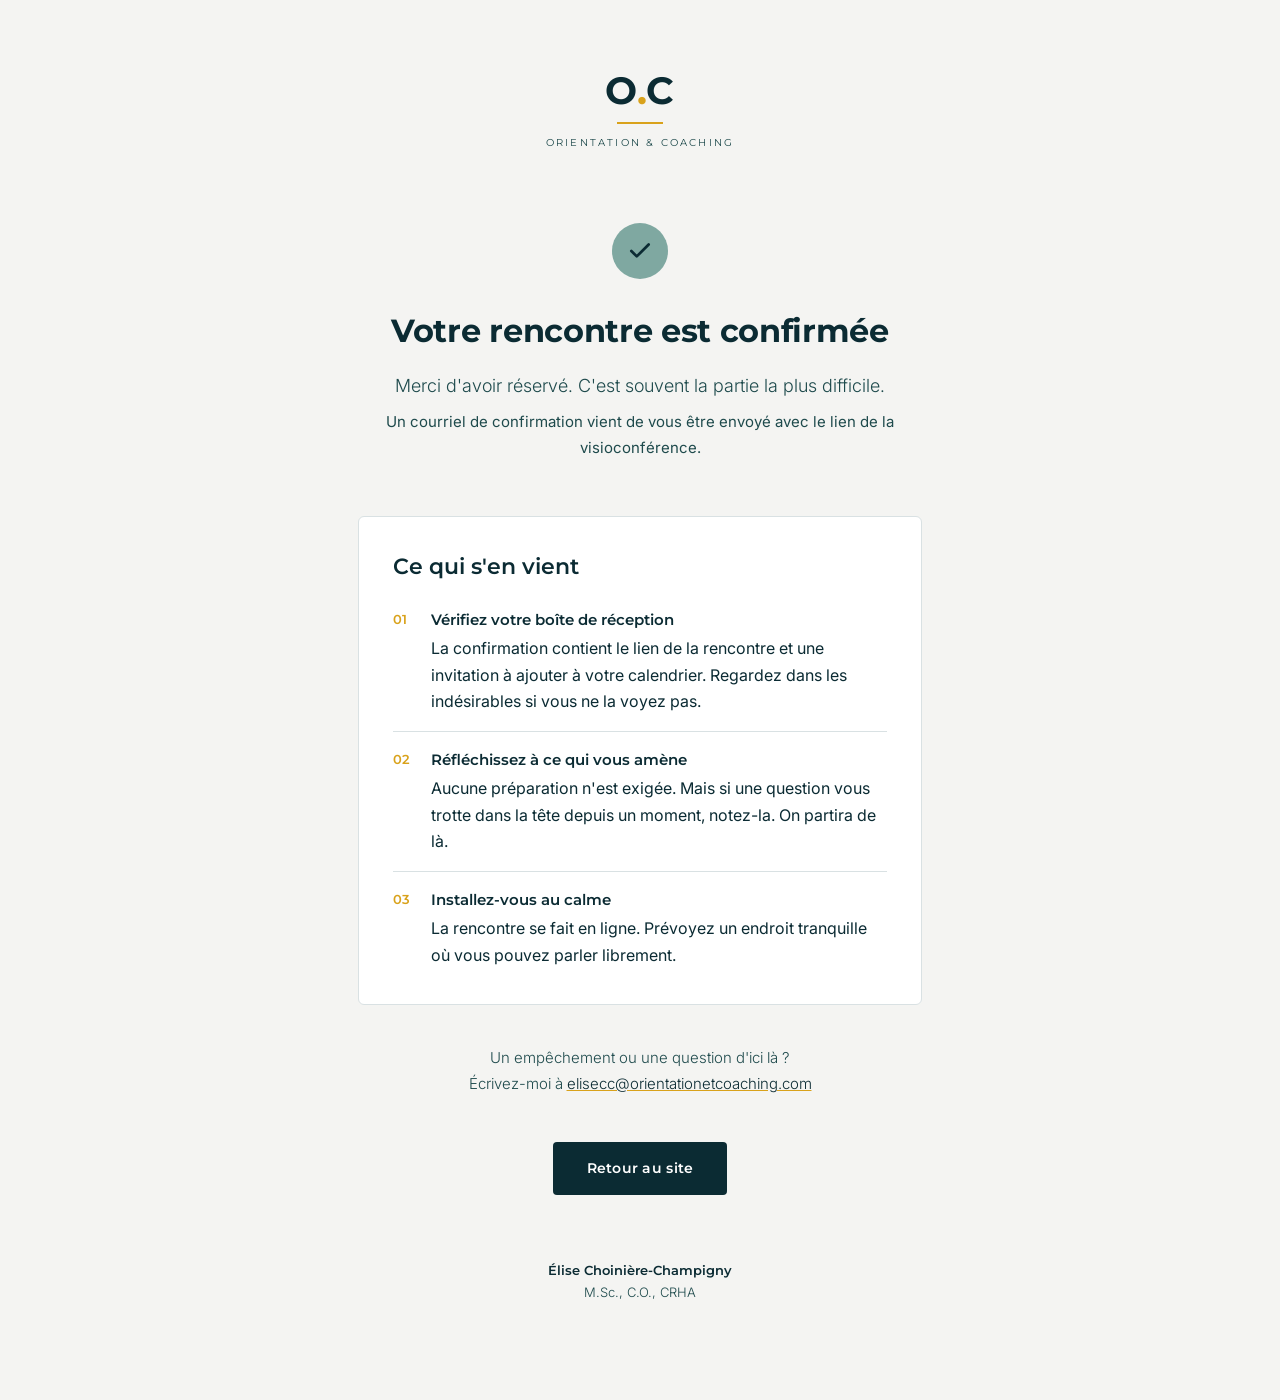
<file: merci-reservation.html>
<!DOCTYPE html>
<html lang="fr-CA">
<head>
<meta charset="UTF-8">
<meta name="viewport" content="width=device-width, initial-scale=1.0">
<meta name="robots" content="noindex, nofollow">
<title>Votre rencontre est confirmée | Orientation &amp; Coaching</title>

<!-- ============================================================
     1. BALISE GOOGLE
     Copier ici, telle quelle, la balise Google présente dans le
     <head> de index.html. Sans elle, aucune conversion ne sera
     enregistrée sur cette page.
     ============================================================ -->
<script async src="https://www.googletagmanager.com/gtag/js?id=G-1H1Q4QC59Y"></script>
<script>
  window.dataLayer = window.dataLayer || [];
  function gtag(){dataLayer.push(arguments);}
  gtag('js', new Date());
  gtag('config', 'G-1H1Q4QC59Y');
</script>
<script async src="https://www.googletagmanager.com/gtag/js?id=AW-18323534468"></script>
<script>
  gtag('config', 'AW-18323534468');
</script>

<!-- ============================================================
     2. EXTRAIT D'ÉVÉNEMENT — À COLLER
     Coller ici l'extrait de l'action de conversion « RDV confirmé
     Calendly », généré dans Google Ads avec l'option
     « Chargement de page » (surtout pas « Clic »).
     Il ressemblera à :

     <script>
       gtag('event', 'conversion', {
         'send_to': 'AW-18323534468/XXXXXXXXXXXXXXXXXXX',
         'value': 150.0,
         'currency': 'CAD'
       });
     </script>
     ============================================================ -->


<link rel="preconnect" href="https://fonts.googleapis.com">
<link rel="preconnect" href="https://fonts.gstatic.com" crossorigin>
<link href="https://fonts.googleapis.com/css2?family=Montserrat:wght@400;600;700&family=Inter:wght@300;400;500&display=swap" rel="stylesheet">

<style>
  :root {
    --petrole: #0B2B33;
    --canard: #1E4A4C;
    --doux: #7FA8A1;
    --gris: #D9E1E3;
    --creme: #F4F4F2;
    --or: #D9A21B;
  }

  *, *::before, *::after { box-sizing: border-box; }

  body {
    margin: 0;
    background: var(--creme);
    color: var(--petrole);
    font-family: 'Inter', system-ui, sans-serif;
    font-weight: 400;
    font-size: 17px;
    line-height: 1.7;
    -webkit-font-smoothing: antialiased;
  }

  .wrap {
    max-width: 620px;
    margin: 0 auto;
    padding: 72px 28px 96px;
  }

  /* ---------- Logo ---------- */
  .logo { text-align: center; margin-bottom: 72px; }

  .logo__mark {
    font-family: 'Montserrat', sans-serif;
    font-weight: 700;
    font-size: 38px;
    letter-spacing: 0.02em;
    color: var(--petrole);
    line-height: 1;
  }
  .logo__dot { color: var(--or); }

  .logo__rule {
    width: 46px;
    height: 1.5px;
    background: var(--or);
    margin: 12px auto 10px;
    border: 0;
  }

  .logo__word {
    font-family: 'Montserrat', sans-serif;
    font-weight: 400;
    font-size: 10px;
    letter-spacing: 0.22em;
    text-transform: uppercase;
    color: var(--canard);
  }

  /* ---------- Confirmation ---------- */
  .check {
    width: 56px; height: 56px;
    margin: 0 auto 32px;
    border-radius: 50%;
    background: var(--doux);
    display: flex; align-items: center; justify-content: center;
  }
  .check svg { width: 26px; height: 26px; }

  h1 {
    font-family: 'Montserrat', sans-serif;
    font-weight: 700;
    font-size: 32px;
    line-height: 1.25;
    letter-spacing: -0.01em;
    text-align: center;
    margin: 0 0 20px;
  }

  .lede {
    font-size: 18px;
    font-weight: 300;
    line-height: 1.7;
    text-align: center;
    color: var(--canard);
    margin: 0 0 8px;
  }

  .confirm-detail {
    text-align: center;
    font-size: 15px;
    color: var(--canard);
    margin: 0 0 56px;
  }

  /* ---------- Prochaines étapes ---------- */
  .card {
    background: #fff;
    border: 1px solid var(--gris);
    border-radius: 6px;
    padding: 36px 34px;
    margin-bottom: 40px;
  }

  h2 {
    font-family: 'Montserrat', sans-serif;
    font-weight: 600;
    font-size: 22px;
    line-height: 1.3;
    margin: 0 0 26px;
  }

  .steps { list-style: none; margin: 0; padding: 0; }

  .steps li {
    display: flex;
    gap: 18px;
    padding: 16px 0;
    border-bottom: 1px solid var(--gris);
  }
  .steps li:last-child { border-bottom: 0; padding-bottom: 0; }
  .steps li:first-child { padding-top: 0; }

  .steps__num {
    flex: 0 0 auto;
    font-family: 'Montserrat', sans-serif;
    font-weight: 600;
    font-size: 13px;
    color: var(--or);
    line-height: 1.8;
    min-width: 20px;
  }

  .steps__body { font-size: 16px; line-height: 1.65; }

  .steps__body strong {
    font-family: 'Montserrat', sans-serif;
    font-weight: 600;
    font-size: 15px;
    display: block;
    margin-bottom: 3px;
  }

  /* ---------- Contact ---------- */
  .note {
    text-align: center;
    font-size: 15px;
    font-weight: 300;
    line-height: 1.75;
    color: var(--canard);
    margin: 0 0 44px;
  }
  .note a { color: var(--petrole); text-decoration-color: var(--or); }

  /* ---------- Retour ---------- */
  .back { text-align: center; }

  .back a {
    display: inline-block;
    font-family: 'Montserrat', sans-serif;
    font-weight: 600;
    font-size: 14px;
    letter-spacing: 0.02em;
    color: #fff;
    background: var(--petrole);
    padding: 15px 34px;
    border-radius: 4px;
    text-decoration: none;
    transition: background 0.2s ease;
  }
  .back a:hover, .back a:focus-visible { background: var(--canard); }

  a:focus-visible {
    outline: 2px solid var(--or);
    outline-offset: 3px;
  }

  .sig {
    text-align: center;
    margin-top: 64px;
    font-size: 13px;
    font-weight: 300;
    color: var(--canard);
    line-height: 1.7;
  }
  .sig strong {
    font-family: 'Montserrat', sans-serif;
    font-weight: 600;
    font-size: 13px;
    color: var(--petrole);
    display: block;
  }

  @media (max-width: 520px) {
    .wrap { padding: 52px 22px 72px; }
    h1 { font-size: 27px; }
    .lede { font-size: 17px; }
    .card { padding: 28px 22px; }
  }

  @media (prefers-reduced-motion: reduce) {
    * { transition: none !important; animation: none !important; }
  }
</style>
</head>

<body>
<main class="wrap">

  <div class="logo">
    <div class="logo__mark">O<span class="logo__dot">.</span>C</div>
    <hr class="logo__rule">
    <div class="logo__word">Orientation &amp; Coaching</div>
  </div>

  <div class="check" aria-hidden="true">
    <svg viewBox="0 0 24 24" fill="none" stroke="#0B2B33" stroke-width="2.5"
         stroke-linecap="round" stroke-linejoin="round">
      <polyline points="20 6 9 17 4 12"></polyline>
    </svg>
  </div>

  <h1 id="titre">Votre rencontre est confirmée</h1>

  <p class="lede">Merci d'avoir réservé. C'est souvent la partie la plus difficile.</p>
  <p class="confirm-detail" id="detail">Un courriel de confirmation vient de vous être envoyé avec le lien de la visioconférence.</p>

  <section class="card">
    <h2>Ce qui s'en vient</h2>
    <ol class="steps">
      <li>
        <span class="steps__num">01</span>
        <div class="steps__body">
          <strong>Vérifiez votre boîte de réception</strong>
          La confirmation contient le lien de la rencontre et une invitation à ajouter à votre calendrier. Regardez dans les indésirables si vous ne la voyez pas.
        </div>
      </li>
      <li>
        <span class="steps__num">02</span>
        <div class="steps__body">
          <strong>Réfléchissez à ce qui vous amène</strong>
          Aucune préparation n'est exigée. Mais si une question vous trotte dans la tête depuis un moment, notez-la. On partira de là.
        </div>
      </li>
      <li>
        <span class="steps__num">03</span>
        <div class="steps__body">
          <strong>Installez-vous au calme</strong>
          La rencontre se fait en ligne. Prévoyez un endroit tranquille où vous pouvez parler librement.
        </div>
      </li>
    </ol>
  </section>

  <p class="note">
    Un empêchement ou une question d'ici là ?<br>
    Écrivez-moi à <a href="mailto:elisecc@orientationetcoaching.com">elisecc@orientationetcoaching.com</a>
  </p>

  <div class="back">
    <a href="https://www.orientationetcoaching.com/">Retour au site</a>
  </div>

  <div class="sig">
    <strong>Élise Choinière-Champigny</strong>
    M.Sc., C.O., CRHA
  </div>

</main>

<script>
/* Personnalisation optionnelle à partir des paramètres transmis par Calendly
   lorsque « Pass event details to your redirected page » est activé.
   textContent uniquement — aucune injection HTML. */
(function () {
  try {
    var p = new URLSearchParams(window.location.search);
    var nom = p.get('invitee_full_name');
    if (nom) {
      var prenom = nom.trim().split(' ')[0];
      if (prenom && prenom.length < 40) {
        document.getElementById('titre').textContent =
          prenom + ', votre rencontre est confirmée';
      }
    }
  } catch (e) { /* page fonctionnelle sans paramètres */ }
})();
</script>

</body>
</html>
</file>
<file: styles.css>
/* ============================================
   ORIENTATION & COACHING — STYLES
   ============================================ */

/* CUSTOM PROPERTIES */
:root {
  --deep-teal:  #0B2B33;
  --teal:       #1E4A4C;
  --soft-teal:  #7FA8A1;
  --light-gray: #D9E1E3;
  --off-white:  #F4F4F2;
  --gold:       #D9A21B;
  --white:      #FFFFFF;
  --text-dark:  #0B2B33;
  --text-body:  #3a4f52;
  --text-muted: #6b8082;

  --font-heading: 'Montserrat', sans-serif;
  --font-body:    'Inter', sans-serif;

  --radius-sm: 8px;
  --radius:    14px;
  --radius-lg: 20px;

  --shadow-sm: 0 1px 8px rgba(11, 43, 51, 0.06);
  --shadow:    0 4px 24px rgba(11, 43, 51, 0.10);
  --shadow-md: 0 8px 40px rgba(11, 43, 51, 0.12);

  --transition: 0.28s ease;

  --container: 1160px;
  --section-gap: 60px;
}

/* RESET */
*, *::before, *::after { box-sizing: border-box; margin: 0; padding: 0; }
html { scroll-behavior: smooth; font-size: 16px; }
body {
  font-family: var(--font-body);
  color: var(--text-body);
  background: var(--white);
  line-height: 1.7;
  -webkit-font-smoothing: antialiased;
}
img { max-width: 100%; display: block; }
a { color: inherit; text-decoration: none; }
ul { list-style: none; }
button { background: none; border: none; cursor: pointer; font-family: inherit; }

/* UTILITY */
.container {
  max-width: var(--container);
  margin: 0 auto;
  padding: 0 32px;
}

/* TYPOGRAPHY */
h1, h2, h3 {
  font-family: var(--font-heading);
  color: var(--text-dark);
  line-height: 1.2;
  letter-spacing: -0.02em;
}
h1 { font-size: clamp(40px, 5vw, 60px); font-weight: 700; }
h2 { font-size: clamp(28px, 3.5vw, 40px); font-weight: 600; }
h3 { font-size: clamp(18px, 2vw, 22px); font-weight: 600; }
p  { font-size: 17px; font-weight: 400; color: var(--text-body); line-height: 1.75; }

.section-eyebrow {
  font-family: var(--font-body);
  font-size: 12px;
  font-weight: 500;
  letter-spacing: 0.14em;
  text-transform: uppercase;
  color: var(--gold);
  margin-bottom: 16px;
  display: block;
}

.section-header {
  text-align: center;
  max-width: 680px;
  margin: 0 auto 72px;
}
.section-header h2 { margin-top: 8px; }

/* BUTTONS */
.btn {
  display: inline-flex;
  align-items: center;
  justify-content: center;
  gap: 8px;
  padding: 14px 28px;
  border-radius: var(--radius-sm);
  font-family: var(--font-body);
  font-size: 15px;
  font-weight: 500;
  letter-spacing: 0.01em;
  transition: all var(--transition);
  white-space: nowrap;
}
.btn-gold {
  background: var(--gold);
  color: var(--white);
}
.btn-gold:hover {
  background: #c48e14;
  transform: translateY(-1px);
  box-shadow: 0 6px 20px rgba(217, 162, 27, 0.35);
}
.btn-outline {
  background: transparent;
  color: var(--white);
  border: 1.5px solid rgba(255,255,255,0.45);
}
.btn-outline:hover {
  background: rgba(255,255,255,0.1);
  border-color: rgba(255,255,255,0.7);
}
.btn-primary {
  background: var(--gold);
  color: var(--white);
}
.btn-primary:hover {
  background: #c48e14;
}
.btn-large {
  padding: 18px 40px;
  font-size: 16px;
}

/* ============================================
   NAVIGATION
   ============================================ */
.nav-header {
  position: fixed;
  top: 0;
  left: 0;
  right: 0;
  z-index: 100;
  background: rgba(11, 43, 51, 0.97);
  backdrop-filter: blur(12px);
  -webkit-backdrop-filter: blur(12px);
  border-bottom: 1px solid rgba(127, 168, 161, 0.12);
  transition: box-shadow var(--transition);
}
.nav-header.scrolled {
  box-shadow: 0 4px 24px rgba(0,0,0,0.2);
}
.nav {
  display: flex;
  align-items: center;
  justify-content: space-between;
  height: 88px;
}
.nav-logo {
  display: flex;
  align-items: center;
  text-decoration: none;
}
button.btn { border: none; cursor: pointer; appearance: none; font-family: var(--font-body); }
.logo-oc { display: block; overflow: visible; }
.logo-oc-nav  { height: 90px; width: auto; }
.logo-oc-footer { height: 96px; width: auto; }
.footer-logo {
  display: inline-flex;
  margin-bottom: 16px;
  text-decoration: none;
}
.nav-links {
  display: flex;
  align-items: center;
  gap: 40px;
}
.nav-links a {
  font-size: 14px;
  font-weight: 400;
  color: rgba(255,255,255,0.72);
  transition: color var(--transition);
}
.nav-links a:hover { color: var(--white); }
.nav-cta { color: var(--white) !important; }
.nav-toggle {
  display: none;
  flex-direction: column;
  gap: 5px;
  padding: 8px;
}
.nav-toggle span {
  display: block;
  width: 22px;
  height: 1.5px;
  background: var(--white);
  border-radius: 2px;
  transition: all var(--transition);
}

/* ============================================
   SECTIONS — SHARED
   ============================================ */
.section {
  padding: var(--section-gap) 0;
}

/* ============================================
   HERO
   ============================================ */
.hero {
  background: var(--deep-teal);
  padding: 160px 0 100px;
  overflow: hidden;
  position: relative;
}
.hero::before {
  content: '';
  position: absolute;
  inset: 0;
  background: radial-gradient(ellipse 80% 60% at 70% 50%, rgba(30,74,76,0.5) 0%, transparent 70%);
  pointer-events: none;
}
.hero-inner {
  display: grid;
  grid-template-columns: 1fr 1fr;
  gap: 80px;
  align-items: center;
  position: relative;
}
.hero-eyebrow {
  font-family: var(--font-body);
  font-size: 12px;
  font-weight: 500;
  letter-spacing: 0.14em;
  text-transform: uppercase;
  color: var(--soft-teal);
  margin-bottom: 24px;
}
.hero-headline {
  color: var(--white);
  margin-bottom: 24px;
  font-size: clamp(36px, 4.5vw, 56px);
}
.hero-subtext {
  color: rgba(255,255,255,0.68);
  font-size: 18px;
  font-weight: 300;
  line-height: 1.8;
  max-width: 500px;
  margin-bottom: 40px;
}
.hero-ctas {
  display: flex;
  gap: 16px;
  flex-wrap: wrap;
}
.hero-visual {
  display: flex;
  justify-content: center;
  align-items: center;
}
.hero-card {
  background: rgba(255,255,255,0.05);
  border: 1px solid rgba(127,168,161,0.2);
  border-radius: var(--radius-lg);
  padding: 40px 36px;
  width: 100%;
  max-width: 340px;
  backdrop-filter: blur(8px);
}
.hero-card-line {
  width: 32px;
  height: 2px;
  background: var(--gold);
  border-radius: 2px;
  margin-bottom: 20px;
}
.hero-card-label {
  font-size: 12px;
  font-weight: 500;
  letter-spacing: 0.12em;
  text-transform: uppercase;
  color: var(--soft-teal);
  margin-bottom: 28px;
}
.hero-steps {
  display: flex;
  align-items: center;
  gap: 10px;
  flex-wrap: wrap;
}
.hero-step {
  background: rgba(127,168,161,0.15);
  border: 1px solid rgba(127,168,161,0.2);
  border-radius: 100px;
  padding: 8px 18px;
  font-family: var(--font-body);
  font-size: 13px;
  color: rgba(255,255,255,0.6);
  font-weight: 400;
}
.hero-step.active {
  background: rgba(217,162,27,0.18);
  border-color: rgba(217,162,27,0.4);
  color: #f0c84a;
}
.hero-step-arrow {
  color: rgba(255,255,255,0.3);
  font-size: 14px;
}

/* ============================================
   HERO — NOUVELLE VERSION DEUX COLONNES
   ============================================ */
.hero-new {
  background: var(--deep-teal);
  min-height: 100vh;
  display: flex;
  align-items: center;
  position: relative;
  overflow: hidden;
}
.hero-new::before {
  content: '';
  position: absolute;
  inset: 0;
  background: radial-gradient(ellipse 55% 75% at 80% 50%, rgba(30,74,76,0.55) 0%, transparent 65%);
  pointer-events: none;
}
.hero-new-grid {
  display: grid;
  grid-template-columns: 1.1fr 1fr;
  gap: 72px;
  align-items: center;
  padding-top: 128px;
  padding-bottom: 88px;
  position: relative;
  width: 100%;
}
.hero-left {
  display: flex;
  flex-direction: column;
  align-items: flex-start;
}
.hero-eyebrow-tag {
  font-family: var(--font-body);
  font-size: 12px;
  font-weight: 500;
  letter-spacing: 0.14em;
  text-transform: uppercase;
  color: var(--soft-teal);
  margin-bottom: 24px;
}
.hero-h1 {
  color: var(--white);
  font-size: clamp(36px, 4.5vw, 54px);
  font-weight: 700;
  line-height: 1.15;
  letter-spacing: -0.03em;
  margin-bottom: 24px;
}
.hero-body-text {
  color: rgba(255,255,255,0.62);
  font-size: 18px;
  font-weight: 300;
  line-height: 1.8;
  max-width: 480px;
  margin-bottom: 40px;
}
.hero-actions {
  display: flex;
  gap: 14px;
  flex-wrap: wrap;
}
.btn-ghost {
  background: transparent;
  color: var(--white);
  border: 1.5px solid rgba(255,255,255,0.32);
}
.btn-ghost:hover {
  background: rgba(255,255,255,0.08);
  border-color: rgba(255,255,255,0.58);
}

/* Teaser card — colonne droite */
.hero-right {
  display: flex;
  flex-direction: column;
  align-items: stretch;
  gap: 14px;
}
.quiz-teaser {
  background: var(--white);
  border-radius: var(--radius-lg);
  padding: 40px 36px;
  box-shadow: 0 24px 64px rgba(11,43,51,0.28), 0 4px 16px rgba(11,43,51,0.1);
}
.qtc-tag {
  display: inline-block;
  background: rgba(217,162,27,0.12);
  color: #9B6E08;
  border: 1px solid rgba(217,162,27,0.28);
  border-radius: 100px;
  padding: 5px 14px;
  font-size: 11px;
  font-weight: 600;
  letter-spacing: 0.1em;
  text-transform: uppercase;
  margin-bottom: 18px;
}
.qtc-title {
  font-family: var(--font-heading);
  font-size: clamp(20px, 2.2vw, 26px);
  font-weight: 700;
  color: var(--text-dark);
  line-height: 1.25;
  letter-spacing: -0.02em;
  margin-bottom: 12px;
}
.qtc-body {
  font-size: 15px;
  color: var(--text-muted);
  line-height: 1.7;
  margin-bottom: 20px;
}
.qtc-chips {
  display: flex;
  gap: 8px;
  flex-wrap: wrap;
  margin-bottom: 28px;
}
.qtc-chip {
  display: inline-flex;
  align-items: center;
  gap: 6px;
  background: var(--off-white);
  border: 1px solid var(--light-gray);
  border-radius: 100px;
  padding: 6px 13px;
  font-size: 12.5px;
  font-weight: 500;
  color: var(--text-muted);
}
.qtc-cta {
  width: 100%;
  justify-content: center;
  font-size: 16px;
  padding: 16px;
}
.qtc-hint {
  display: flex;
  align-items: center;
  justify-content: center;
  gap: 6px;
  font-size: 12.5px;
  color: rgba(255,255,255,0.38);
  font-weight: 400;
  letter-spacing: 0.02em;
}
.qtc-hint-arrow {
  display: inline-block;
  animation: bounceDown 1.8s ease-in-out infinite;
}
@keyframes bounceDown {
  0%, 100% { transform: translateY(0); }
  50%       { transform: translateY(5px); }
}

/* ============================================
   RESSOURCES (placeholder)
   ============================================ */
.ressources {
  background: var(--white);
}
.ressources-placeholder {
  display: flex;
  flex-direction: column;
  align-items: center;
  justify-content: center;
  min-height: 220px;
  border: 2px dashed var(--light-gray);
  border-radius: var(--radius-lg);
  gap: 10px;
  padding: 48px 32px;
  text-align: center;
}
.ressources-coming {
  font-size: 14px;
  color: var(--text-muted);
  font-weight: 400;
  opacity: 0.7;
}

/* ============================================
   SERVICES
   ============================================ */
.services {
  background: var(--off-white);
}
.services-grid {
  display: grid;
  grid-template-columns: repeat(3, 1fr);
  gap: 24px;
}
.service-card {
  background: var(--white);
  border: 1px solid var(--light-gray);
  border-radius: var(--radius);
  padding: 40px 36px;
  transition: all var(--transition);
}
.service-card:hover {
  border-color: var(--soft-teal);
  box-shadow: var(--shadow);
  transform: translateY(-3px);
}
.service-header {
  display: flex;
  align-items: flex-start;
  gap: 16px;
  margin-bottom: 14px;
  min-height: 72px;
}
.service-icon {
  flex-shrink: 0;
  width: 48px;
  height: 48px;
  background: rgba(127,168,161,0.1);
  border-radius: var(--radius-sm);
  display: flex;
  align-items: center;
  justify-content: center;
  color: var(--teal);
}
.service-card h3 {
  margin-bottom: 0;
  font-size: 18px;
  line-height: 1.3;
}
.service-card p {
  font-size: 15.5px;
  color: var(--text-muted);
  line-height: 1.7;
}
.service-objectif {
  margin-top: 22px;
  font-size: 14px;
  font-weight: 600;
  color: var(--deep-teal);
}

.services-subtitle {
  margin-top: 12px;
  font-size: 18px;
  font-weight: 300;
  color: var(--deep-teal);
  opacity: 0.8;
  line-height: 1.5;
}

/* ── Tarif cards ─────────────────────────────── */
.services-tarifs {
  display: flex;
  flex-direction: column;
  margin: 48px auto 0;
  max-width: 520px;
}

.tarif-card {
  padding: 22px 32px 24px;
  border-radius: 14px;
  border: 1px solid #DCE3E0;
  background: #fff;
  text-align: center;
}

.tarif-badge {
  display: inline-block;
  background: var(--gold);
  color: #fff;
  font-size: 12.5px;
  font-weight: 700;
  letter-spacing: 0.1em;
  text-transform: uppercase;
  padding: 6px 14px;
  border-radius: 6px;
  margin-bottom: 16px;
}

.tarif-icon-wrap {
  width: 60px;
  height: 60px;
  border-radius: 50%;
  background: #F2F4F3;
  display: flex;
  align-items: center;
  justify-content: center;
  color: var(--deep-teal);
  margin: 0 auto 12px;
}

.tarif-label {
  font-size: 15px;
  font-weight: 500;
  color: var(--deep-teal);
  margin: 0 0 6px;
  line-height: 1.3;
}

.tarif-price {
  font-size: 50px;
  font-weight: 800;
  color: var(--deep-teal);
  line-height: 1;
  margin: 0 0 14px;
  letter-spacing: -0.02em;
}

.tarif-price-note {
  display: block;
  font-size: 13px;
  font-weight: 500;
  letter-spacing: 0;
  margin-top: 6px;
}

.tarif-followup-note {
  text-align: center;
  font-size: 13.5px;
  color: var(--text-muted);
  font-weight: 400;
  margin: 16px auto 0;
  max-width: 480px;
  line-height: 1.6;
}

.tarif-divider {
  width: 40px;
  height: 2px;
  background: var(--gold);
  margin: 0 auto 12px;
}

.tarif-desc {
  font-size: 15px;
  color: var(--deep-teal);
  margin: 0;
  line-height: 1.6;
}

.tarif-accent {
  color: var(--gold);
  font-weight: 600;
}

/* ── Connector ───────────────────────────────── */
.tarif-connector {
  display: flex;
  flex-direction: column;
  align-items: center;
  gap: 8px;
  padding: 16px 0;
}

.tarif-connector-icon {
  width: 48px;
  height: 48px;
  border-radius: 50%;
  background: var(--gold);
  display: flex;
  align-items: center;
  justify-content: center;
}

.tarif-connector-text {
  font-size: 13.5px;
  font-weight: 500;
  color: var(--deep-teal);
  margin: 0;
}

/* ── Online note ─────────────────────────────── */
.services-online-note {
  display: flex;
  align-items: center;
  justify-content: center;
  gap: 9px;
  margin: 24px auto 14px;
  max-width: 660px;
  font-size: 15px;
  font-weight: 400;
  color: var(--deep-teal);
}
.services-assurance-note {
  text-align: center;
  font-size: 13.5px;
  color: var(--text-muted);
  font-weight: 400;
  margin: 0 auto 52px;
  max-width: 560px;
  line-height: 1.6;
}
.service-card--center {
  grid-column: 1 / -1;
  max-width: calc(50% - 12px);
}

/* ============================================
   APPROCHE
   ============================================ */
.approche {
  background: var(--white);
}
.approche-inner {
  display: grid;
  grid-template-columns: 1fr 1fr;
  gap: 80px;
  align-items: center;
}
.approche-text .section-eyebrow { text-align: left; }
.approche-text h2 { margin-bottom: 24px; }
.approche-body {
  font-size: 17px;
  color: var(--text-muted);
  margin-bottom: 16px;
}
.approche-pillars {
  display: grid;
  grid-template-columns: 1fr 1fr;
  gap: 12px;
}
.pillar {
  background: var(--off-white);
  border: 1px solid var(--light-gray);
  border-radius: var(--radius-sm);
  padding: 20px 22px;
  border-left: 3px solid var(--soft-teal);
  transition: all var(--transition);
}
.pillar:hover {
  border-left-color: var(--gold);
  background: rgba(217,162,27,0.04);
}
.pillar-label {
  font-family: var(--font-heading);
  font-weight: 600;
  font-size: 14px;
  color: var(--teal);
  letter-spacing: 0.01em;
}

/* ============================================
   PROCESSUS
   ============================================ */
.processus {
  background: var(--deep-teal);
}
.processus .section-header { margin-bottom: 64px; }
.processus .section-eyebrow { color: var(--soft-teal); }
.processus h2 { color: var(--white); }
.steps {
  display: grid;
  grid-template-columns: 1fr auto 1fr auto 1fr auto 1fr;
  align-items: start;
  gap: 0 16px;
}
.step {
  background: rgba(255,255,255,0.05);
  border: 1px solid rgba(127,168,161,0.18);
  border-radius: var(--radius);
  padding: 36px 28px;
  text-align: center;
}
.step-number {
  font-family: var(--font-heading);
  font-weight: 700;
  font-size: 13px;
  color: var(--gold);
  letter-spacing: 0.1em;
  margin-bottom: 16px;
}
.step h3 {
  color: var(--white);
  font-size: 18px;
  margin-bottom: 12px;
}
.step p {
  font-size: 14.5px;
  color: rgba(255,255,255,0.55);
  font-weight: 300;
  line-height: 1.7;
}
.step-connector {
  margin-top: 60px;
  width: 1px;
  height: 24px;
  background: rgba(127,168,161,0.3);
  transform: rotate(90deg);
  align-self: start;
  flex-shrink: 0;
}

/* ============================================
   À PROPOS
   ============================================ */
.a-propos {
  background: var(--off-white);
}
.apropos-inner {
  display: grid;
  grid-template-columns: 1fr 1.4fr;
  gap: 80px;
  align-items: center;
}
.apropos-image {
  display: flex;
  justify-content: center;
}
.image-placeholder {
  width: 100%;
  max-width: 340px;
  aspect-ratio: 7 / 10;
  background: var(--light-gray);
  border-radius: var(--radius-lg);
  display: flex;
  align-items: center;
  justify-content: center;
  border: 2px dashed rgba(127,168,161,0.4);
}
.image-placeholder-inner {
  display: flex;
  flex-direction: column;
  align-items: center;
  gap: 12px;
}
.image-placeholder-inner p {
  font-size: 13px;
  color: var(--soft-teal);
  font-weight: 400;
}
.apropos-photo {
  width: 100%;
  max-width: 340px;
  aspect-ratio: 7 / 10;
  border-radius: var(--radius-lg);
  object-fit: cover;
  object-position: center 35%;
  box-shadow: var(--shadow-md);
  display: block;
}
.apropos-text .section-eyebrow { text-align: left; }
.apropos-text h2 { margin-bottom: 20px; }
.apropos-body {
  margin-bottom: 32px;
  color: var(--text-muted);
}
.apropos-credentials {
  display: flex;
  flex-direction: column;
  gap: 14px;
}
.apropos-credentials li {
  display: flex;
  align-items: flex-start;
  gap: 12px;
  font-size: 15.5px;
  color: var(--text-body);
  line-height: 1.5;
}
.apropos-credentials svg {
  flex-shrink: 0;
  margin-top: 3px;
}

.apropos-signature {
  margin-top: 24px;
  font-size: 13.5px;
  font-weight: 600;
  color: var(--deep-teal);
  letter-spacing: 0.01em;
  padding-top: 18px;
  border-top: 1px solid var(--light-gray);
}

/* ============================================
   TÉMOIGNAGES
   ============================================ */
.temoignages {
  background: var(--white);
}
.temoignages-subtitle {
  font-size: 16px;
  color: var(--text-muted);
  font-weight: 300;
  margin-top: 12px;
  max-width: 520px;
  margin-left: auto;
  margin-right: auto;
}
.temoignages-grid {
  display: grid;
  grid-template-columns: 1fr 1fr;
  gap: 18px;
  margin-top: 36px;
}
.temoignages-grid .temoignage-card:nth-last-child(1):nth-child(odd) {
  grid-column: 1 / -1;
  max-width: 560px;
  margin: 0 auto;
}
.temoignage-card {
  background: var(--off-white);
  border: 1px solid var(--light-gray);
  border-radius: var(--radius);
  padding: 26px 24px 22px;
  position: relative;
  display: flex;
  flex-direction: column;
  gap: 0;
  transition: box-shadow var(--transition), border-color var(--transition);
}
.temoignage-card:hover {
  border-color: rgba(30,74,76,0.25);
  box-shadow: 0 8px 32px rgba(11,43,51,0.08);
}
.temoignage-quote {
  color: var(--gold);
  opacity: 0.55;
  margin-bottom: 10px;
  flex-shrink: 0;
}
.temoignage-quote svg {
  width: 22px;
  height: 16px;
}
.temoignage-text {
  flex: 1;
  margin: 0 0 16px;
  border: none;
  padding: 0;
}
.temoignage-text p {
  font-size: 13.5px;
  color: var(--text-body);
  line-height: 1.6;
  margin: 0 0 10px;
  font-weight: 300;
}
.temoignage-text p:last-child { margin-bottom: 0; }
.temoignage-signature {
  font-size: 12px;
  font-weight: 500;
  color: var(--soft-teal);
  letter-spacing: 0.01em;
  padding-top: 12px;
  border-top: 1px solid var(--light-gray);
  margin: 0;
}
.temoignages-cta {
  text-align: center;
  margin-top: 48px;
}

/* ============================================
   FAQ
   ============================================ */
.faq {
  background: var(--off-white);
}
.faq-container .section-header { max-width: 600px; }
.faq-list {
  max-width: 760px;
  margin: 0 auto;
  display: flex;
  flex-direction: column;
  gap: 12px;
}
.faq-item {
  background: var(--white);
  border: 1px solid var(--light-gray);
  border-radius: var(--radius);
  overflow: hidden;
  transition: border-color var(--transition);
}
.faq-item:has(.faq-question[aria-expanded="true"]) {
  border-color: var(--soft-teal);
}
.faq-question {
  width: 100%;
  display: flex;
  align-items: center;
  justify-content: space-between;
  gap: 16px;
  padding: 22px 28px;
  font-size: 16px;
  font-weight: 500;
  color: var(--text-dark);
  text-align: left;
  transition: color var(--transition);
}
.faq-question:hover { color: var(--teal); }
.faq-icon {
  flex-shrink: 0;
  width: 20px;
  height: 20px;
  border-radius: 50%;
  border: 1.5px solid var(--light-gray);
  position: relative;
  transition: all var(--transition);
}
.faq-icon::before,
.faq-icon::after {
  content: '';
  position: absolute;
  top: 50%;
  left: 50%;
  background: var(--teal);
  border-radius: 2px;
  transition: all var(--transition);
}
.faq-icon::before {
  width: 8px; height: 1.5px;
  transform: translate(-50%, -50%);
}
.faq-icon::after {
  width: 1.5px; height: 8px;
  transform: translate(-50%, -50%);
}
.faq-question[aria-expanded="true"] .faq-icon {
  border-color: var(--teal);
  background: rgba(30,74,76,0.06);
}
.faq-question[aria-expanded="true"] .faq-icon::after {
  transform: translate(-50%, -50%) rotate(90deg);
  opacity: 0;
}
.faq-answer {
  display: grid;
  grid-template-rows: 0fr;
  transition: grid-template-rows 0.3s ease;
}
.faq-answer.open {
  grid-template-rows: 1fr;
}
.faq-answer > div {
  overflow: hidden;
}
.faq-answer p {
  padding: 0 28px 24px;
  font-size: 15.5px;
  color: var(--text-muted);
  line-height: 1.75;
}

/* ============================================
   CTA FINAL
   ============================================ */
.cta-final {
  background: var(--deep-teal);
  position: relative;
  overflow: hidden;
}
.cta-final::before {
  content: '';
  position: absolute;
  inset: 0;
  background: radial-gradient(ellipse 60% 80% at 50% 100%, rgba(30,74,76,0.7) 0%, transparent 70%);
  pointer-events: none;
}
.cta-inner {
  text-align: center;
  max-width: 680px;
  margin: 0 auto;
  position: relative;
}
.section-eyebrow.light { color: var(--soft-teal); }
.cta-headline {
  color: var(--white);
  font-size: clamp(28px, 3.5vw, 42px);
  margin-bottom: 20px;
}
.cta-subtext {
  color: rgba(255,255,255,0.62);
  font-size: 17px;
  font-weight: 300;
  margin-bottom: 40px;
}

/* ============================================
   FOOTER
   ============================================ */
.footer {
  background: var(--deep-teal);
  border-top: 1px solid rgba(127,168,161,0.15);
  padding: 60px 0 0;
}
.footer-inner {
  display: flex;
  justify-content: space-between;
  align-items: flex-start;
  gap: 48px;
  padding-bottom: 48px;
}
.footer-logo { margin-bottom: 16px; display: flex; }
.footer-tagline {
  font-size: 14px;
  color: rgba(255,255,255,0.45);
  font-weight: 300;
  max-width: 280px;
  line-height: 1.6;
}
.footer-nav ul {
  display: flex;
  flex-direction: column;
  gap: 12px;
}
.footer-nav a {
  font-size: 14px;
  color: rgba(255,255,255,0.55);
  transition: color var(--transition);
}
.footer-nav a:hover { color: var(--white); }
.footer-bottom {
  border-top: 1px solid rgba(127,168,161,0.1);
  padding-top: 24px;
  padding-bottom: 32px;
}
.footer-email {
  display: inline-block;
  margin-top: 12px;
  font-size: 13px;
  color: rgba(255,255,255,0.45);
  font-weight: 300;
  text-decoration: none;
  transition: color var(--transition);
}
.footer-email:hover { color: var(--soft-teal); }
.footer-bottom p {
  font-size: 13px;
  color: rgba(255,255,255,0.3);
  font-weight: 300;
}

/* ============================================
   QUIZ
   ============================================ */

/* Quiz palette — harmonisé avec le branding */
:root {
  --qz-bg:           #F4F4F2;
  --qz-card:         #FFFFFF;
  --qz-border:       #D9E1E3;
  --qz-hover:        rgba(127,168,161,0.10);
  --qz-selected:     #0B2B33;
  --qz-sage:         #1E4A4C;
  --qz-sage-light:   rgba(127,168,161,0.12);
  --qz-track:        #D9E1E3;
  --qz-progress:     #D9A21B;
  --qz-text:         #0B2B33;
  --qz-muted:        #6b8082;
}

/* Section wrapper */
.section-quiz {
  background: var(--off-white);
  padding: var(--section-gap) 0;
}
/* Quand le quiz est la première section : compenser la nav fixe (72px) */
.section-quiz-first {
  padding-top: 148px;
}
/* Les éléments visibles dès le chargement n'ont pas besoin d'attendre le scroll */
.section-quiz-first .reveal {
  opacity: 1;
  transform: none;
}

/* Intro header */
.quiz-intro { text-align: center; max-width: 640px; margin: 0 auto 56px; }
.quiz-intro-title { font-size: clamp(28px, 3.5vw, 40px); margin-top: 8px; margin-bottom: 16px; }
.quiz-intro-text  { font-size: 17px; color: var(--text-muted); line-height: 1.75; margin-bottom: 16px; }
.quiz-intro-time  { font-size: 14px; color: var(--qz-muted); font-weight: 500; }

/* Shell — the card container */
.quiz-shell { max-width: 680px; margin: 0 auto; }

/* ---- START SCREEN ---- */
.quiz-start-screen {
  background: var(--qz-card);
  border: 1px solid var(--qz-border);
  border-radius: var(--radius-lg);
  padding: 52px 56px;
  text-align: center;
  box-shadow: var(--shadow);
  transition: opacity 0.28s ease, transform 0.28s ease;
}
.quiz-start-desc {
  font-size: 16px;
  color: var(--qz-muted);
  line-height: 1.8;
  margin-bottom: 32px;
}
.quiz-chips {
  display: flex;
  justify-content: center;
  gap: 10px;
  flex-wrap: wrap;
  margin-bottom: 36px;
}
.quiz-chip {
  display: inline-block;
  background: var(--qz-sage-light);
  color: var(--qz-sage);
  border: 1px solid rgba(107,138,110,0.25);
  border-radius: 100px;
  padding: 7px 18px;
  font-size: 13px;
  font-weight: 500;
  letter-spacing: 0.01em;
}
.quiz-start-btn { padding: 16px 36px; font-size: 16px; }

/* ---- QUIZ CARD ---- */
.quiz-card {
  background: var(--qz-card);
  border: 1px solid var(--qz-border);
  border-radius: var(--radius-lg);
  overflow: hidden;
  box-shadow: var(--shadow);
}

/* Progress area */
.quiz-progress-area {
  padding: 24px 40px 20px;
  border-bottom: 1px solid var(--qz-border);
  background: rgba(127,168,161,0.06);
}
.quiz-progress-row {
  display: flex;
  justify-content: space-between;
  align-items: center;
  margin-bottom: 12px;
}
.quiz-progress-label {
  font-size: 13px;
  font-weight: 500;
  color: var(--qz-muted);
  letter-spacing: 0.02em;
}
.quiz-progress-pct {
  font-size: 13px;
  font-weight: 600;
  color: var(--qz-progress);
}
.quiz-progress-track {
  height: 4px;
  background: var(--qz-track);
  border-radius: 100px;
  overflow: hidden;
}
.quiz-progress-fill {
  height: 100%;
  background: linear-gradient(90deg, #D9A21B, #F0C040);
  border-radius: 100px;
  transition: width 0.5s cubic-bezier(0.4, 0, 0.2, 1);
}

/* Body — question + options */
.quiz-body {
  padding: 44px 40px 36px;
}
.quiz-question-text {
  font-family: var(--font-heading);
  font-size: clamp(18px, 2.2vw, 22px);
  font-weight: 600;
  color: var(--qz-text);
  line-height: 1.4;
  margin-bottom: 36px;
  letter-spacing: -0.01em;
}
.quiz-options {
  display: flex;
  flex-direction: column;
  gap: 12px;
}

/* Option button */
.q-option {
  display: flex;
  align-items: center;
  gap: 14px;
  width: 100%;
  padding: 16px 20px;
  background: var(--qz-card);
  border: 1.5px solid var(--qz-border);
  border-radius: var(--radius-sm);
  cursor: pointer;
  text-align: left;
  transition: all 0.2s ease;
  font-family: var(--font-body);
}
.q-option:hover {
  background: var(--qz-hover);
  border-color: var(--soft-teal);
  transform: translateX(2px);
}
.q-option.q-selected {
  background: var(--qz-selected);
  border-color: var(--qz-selected);
  transform: translateX(0);
}
.q-letter {
  flex-shrink: 0;
  width: 30px;
  height: 30px;
  border-radius: 50%;
  background: var(--qz-bg);
  color: var(--qz-muted);
  font-family: var(--font-heading);
  font-weight: 700;
  font-size: 12px;
  display: flex;
  align-items: center;
  justify-content: center;
  transition: all 0.2s ease;
}
.q-option.q-selected .q-letter {
  background: rgba(255,255,255,0.18);
  color: var(--white);
}
.q-text {
  font-size: 15.5px;
  font-weight: 400;
  color: var(--qz-text);
  line-height: 1.5;
  transition: color 0.2s ease;
}
.q-option.q-selected .q-text { color: var(--white); }

/* Footer nav */
.quiz-footer-nav {
  padding: 0 40px 32px;
  display: flex;
  justify-content: flex-end;
}
.quiz-next-btn {
  display: inline-flex;
  align-items: center;
  gap: 10px;
  padding: 14px 28px;
  border-radius: var(--radius-sm);
  font-family: var(--font-body);
  font-size: 15px;
  font-weight: 500;
  background: var(--qz-border);
  color: var(--qz-muted);
  cursor: not-allowed;
  transition: all 0.22s ease;
  border: none;
}
.quiz-next-btn:not([disabled]) {
  background: var(--gold);
  color: var(--white);
  cursor: pointer;
  box-shadow: 0 4px 16px rgba(217,162,27,0.28);
}
.quiz-next-btn:not([disabled]):hover {
  background: #c48e14;
  transform: translateY(-1px);
  box-shadow: 0 6px 20px rgba(217,162,27,0.38);
}
.quiz-btn-arrow { font-size: 17px; }

/* Listes résultats (emotional bullets) */
.res-bullet-prelude {
  font-size: 15.5px;
  color: var(--text-muted);
  line-height: 1.75;
  margin-bottom: 8px !important;
}
.res-emotional-list {
  list-style: none;
  display: flex;
  flex-direction: column;
  gap: 6px;
  margin-bottom: 16px;
  padding-left: 4px;
}
.res-emotional-list li {
  font-size: 15.5px;
  color: var(--text-muted);
  line-height: 1.6;
  padding-left: 16px;
  position: relative;
}
.res-emotional-list li::before {
  content: '•';
  position: absolute;
  left: 0;
  color: var(--soft-teal);
  font-weight: 700;
}

/* Consent text — partagé entre le quiz et le formulaire de contact */
.consent-text {
  font-size: 12px;
  color: var(--text-muted);
  line-height: 1.6;
  opacity: 0.8;
  max-width: 460px;
  margin: 0 auto;
}
.form-consent { text-align: center; }

/* ---- INFO GATE ---- */
.quiz-info-card {
  background: var(--qz-card);
  border: 1px solid var(--qz-border);
  border-radius: var(--radius-lg);
  box-shadow: var(--shadow);
  padding: 52px 56px 48px;
  text-align: center;
}
.qinfo-header { margin-bottom: 32px; }
.qinfo-eyebrow {
  display: inline-block;
  font-size: 11px;
  font-weight: 600;
  letter-spacing: 0.14em;
  text-transform: uppercase;
  color: var(--qz-sage);
  margin-bottom: 16px;
}
.qinfo-title {
  font-family: var(--font-heading);
  font-size: clamp(22px, 2.8vw, 28px);
  font-weight: 700;
  color: var(--qz-text);
  margin-bottom: 14px;
  line-height: 1.25;
}
.qinfo-body {
  font-size: 16px;
  color: var(--qz-muted);
  line-height: 1.75;
  max-width: 420px;
  margin: 0 auto;
}
.qinfo-form {
  display: flex;
  flex-direction: column;
  gap: 14px;
  max-width: 400px;
  margin: 0 auto;
}
.qinfo-fields {
  display: flex;
  flex-direction: column;
  gap: 12px;
}
.qinfo-input {
  width: 100%;
  padding: 14px 18px;
  border: 1.5px solid var(--qz-border);
  border-radius: var(--radius-sm);
  font-family: var(--font-body);
  font-size: 15px;
  color: var(--qz-text);
  background: var(--white);
  outline: none;
  transition: border-color 0.2s ease;
}
.qinfo-input::placeholder { color: #B0A89E; }
.qinfo-input:focus { border-color: var(--soft-teal); }
.qinfo-input.qinfo-input-err { border-color: #D9584A; }
.qinfo-submit {
  width: 100%;
  justify-content: center;
  padding: 16px;
  font-size: 16px;
}
.qinfo-privacy {
  font-size: 12.5px;
  color: var(--qz-muted);
  opacity: 0.7;
  line-height: 1.5;
}

/* ---- RESULT CARD ---- */
.quiz-result-card {
  background: var(--qz-card);
  border: 1px solid var(--qz-border);
  border-radius: var(--radius-lg);
  overflow: hidden;
  box-shadow: var(--shadow-md);
}

.res-profile {
  background: rgba(127,168,161,0.08);
  border-bottom: 1px solid var(--qz-border);
  padding: 32px 40px 28px;
}
.res-eyebrow {
  display: block;
  font-size: 11px;
  font-weight: 500;
  letter-spacing: 0.14em;
  text-transform: uppercase;
  color: var(--qz-sage);
  margin-bottom: 8px;
}
.res-title {
  font-family: var(--font-heading);
  font-size: clamp(22px, 2.8vw, 30px);
  font-weight: 700;
  color: var(--qz-text);
}

.res-emotional {
  padding: 32px 40px;
  border-bottom: 1px solid var(--qz-border);
}
.res-emotional p {
  font-size: 16px;
  color: var(--text-muted);
  line-height: 1.8;
  margin-bottom: 14px;
}
.res-emotional p:last-child { margin-bottom: 0; }
.res-em-close {
  font-weight: 500;
  color: var(--qz-text) !important;
  font-style: italic;
}

/* Primary recommended program */
.res-primary {
  margin: 28px 40px;
  background: var(--res-accent, #0B2B33);
  border-radius: var(--radius);
  padding: 36px 36px 32px;
  color: var(--white);
}
.res-badge {
  display: inline-block;
  background: rgba(217,162,27,0.2);
  border: 1px solid rgba(217,162,27,0.4);
  color: #F0C840;
  font-size: 11px;
  font-weight: 600;
  letter-spacing: 0.12em;
  text-transform: uppercase;
  border-radius: 100px;
  padding: 5px 14px;
  margin-bottom: 16px;
}
.res-prog-name {
  font-family: var(--font-heading);
  font-size: clamp(20px, 2.5vw, 26px);
  font-weight: 700;
  color: var(--white);
  margin-bottom: 8px;
}
.res-prog-intro {
  font-size: 14px;
  color: rgba(255,255,255,0.65);
  margin-bottom: 16px;
}
.res-benefits {
  list-style: none;
  display: flex;
  flex-direction: column;
  gap: 10px;
  margin-bottom: 28px;
}
.res-benefits li {
  display: flex;
  align-items: flex-start;
  gap: 10px;
  font-size: 15px;
  color: rgba(255,255,255,0.88);
  line-height: 1.5;
}
.res-check {
  color: #F0C840;
  font-size: 13px;
  flex-shrink: 0;
  margin-top: 2px;
}
.res-cta-btn {
  display: inline-flex;
  align-items: center;
  gap: 8px;
  padding: 14px 28px;
  background: var(--gold);
  color: var(--white);
  border-radius: var(--radius-sm);
  font-size: 15px;
  font-weight: 500;
  transition: all 0.22s ease;
}
.res-cta-btn:hover {
  background: #c48e14;
  transform: translateY(-1px);
}

/* Complementary programs */
.res-comp-section { padding: 0 40px 28px; }
.res-comp-label {
  font-size: 12px;
  font-weight: 600;
  letter-spacing: 0.1em;
  text-transform: uppercase;
  color: var(--qz-muted);
  margin-bottom: 14px;
}
.res-comp-grid {
  display: grid;
  grid-template-columns: 1fr 1fr;
  gap: 12px;
}
.res-comp-card {
  background: var(--qz-bg);
  border: 1px solid var(--qz-border);
  border-radius: var(--radius-sm);
  padding: 18px 20px;
}
.res-comp-name {
  font-family: var(--font-heading);
  font-size: 14px;
  font-weight: 600;
  color: var(--qz-text);
  margin-bottom: 6px;
  line-height: 1.3;
}
.res-comp-desc {
  font-size: 13px;
  color: var(--qz-muted);
  line-height: 1.6;
}

/* Email capture */
.res-email-wrapper { padding: 0 40px 40px; }
.res-email-box {
  background: rgba(127,168,161,0.06);
  border: 1px solid var(--qz-border);
  border-radius: var(--radius);
  padding: 36px;
  text-align: center;
}
.res-email-headline {
  font-family: var(--font-heading);
  font-size: 18px;
  font-weight: 600;
  color: var(--qz-text);
  margin-bottom: 10px;
  line-height: 1.4;
}
.res-email-sub {
  font-size: 14.5px;
  color: var(--qz-muted);
  margin-bottom: 24px;
  line-height: 1.7;
}
.res-fields {
  display: flex;
  gap: 12px;
  margin-bottom: 16px;
}
.res-input {
  flex: 1;
  padding: 13px 16px;
  border: 1.5px solid var(--qz-border);
  border-radius: var(--radius-sm);
  font-family: var(--font-body);
  font-size: 15px;
  color: var(--qz-text);
  background: var(--white);
  outline: none;
  transition: border-color 0.2s ease;
}
.res-input::placeholder { color: #B0A89E; }
.res-input:focus { border-color: var(--soft-teal); }
.res-input.res-input-err { border-color: #D9584A; }
.res-submit { width: 100%; padding: 15px; font-size: 16px; justify-content: center; }

/* Success state */
.res-success {
  text-align: center;
  padding: 36px;
  background: var(--qz-sage-light);
  border: 1px solid rgba(107,138,110,0.25);
  border-radius: var(--radius);
  margin-bottom: 20px;
}
.res-success-icon {
  width: 48px; height: 48px;
  background: var(--qz-sage);
  color: white;
  border-radius: 50%;
  display: flex; align-items: center; justify-content: center;
  font-size: 22px;
  margin: 0 auto 16px;
}
.res-success-title {
  font-family: var(--font-heading);
  font-size: 20px;
  font-weight: 700;
  color: var(--qz-text);
  margin-bottom: 8px;
}
.res-success-text { font-size: 15px; color: var(--qz-muted); line-height: 1.7; }

/* Booking section */
.res-booking {
  text-align: center;
  padding: 32px 36px 36px;
}
.res-booking-q {
  font-family: var(--font-heading);
  font-size: 18px;
  font-weight: 600;
  color: var(--qz-text);
  margin-bottom: 10px;
}
.res-booking-desc {
  font-size: 15px;
  color: var(--qz-muted);
  margin-bottom: 24px;
  line-height: 1.7;
}
.res-booking-btn {
  display: inline-flex;
  align-items: center;
  gap: 8px;
  padding: 14px 32px;
  background: var(--qz-selected);
  color: white;
  border-radius: var(--radius-sm);
  font-size: 15px;
  font-weight: 500;
  transition: all 0.22s ease;
}
.res-booking-btn:hover {
  background: var(--teal);
  transform: translateY(-1px);
}

/* ---- QUIZ ANIMATIONS ---- */
@keyframes qFadeIn  { from { opacity:0; transform:translateY(12px); } to { opacity:1; transform:translateY(0); } }
@keyframes qFadeOut { from { opacity:1; transform:translateY(0); }  to { opacity:0; transform:translateY(-8px); } }
@keyframes qSlideExit  { from { opacity:1; transform:translateX(0); }     to { opacity:0; transform:translateX(-20px); } }
@keyframes qSlideEnter { from { opacity:0; transform:translateX(20px); }  to { opacity:1; transform:translateX(0); } }

.q-fade-in  { animation: qFadeIn  0.32s ease forwards; }
.q-fade-out { animation: qFadeOut 0.26s ease forwards; }
.q-exit     { animation: qSlideExit  0.24s ease forwards; }
.q-enter    { animation: qSlideEnter 0.32s ease forwards; }

/* ============================================
   CONTACT — Me rejoindre
   ============================================ */
.contact-section {
  background: var(--white);
}
.contact-intro {
  font-size: 17px;
  color: var(--text-muted);
  line-height: 1.75;
  margin-top: 12px;
}
.contact-wrapper {
  max-width: 640px;
  margin: 0 auto;
  background: var(--off-white);
  border: 1px solid var(--light-gray);
  border-radius: var(--radius-lg);
  padding: 52px 56px;
}
.contact-form {
  display: flex;
  flex-direction: column;
  gap: 20px;
}
.contact-form[hidden] {
  display: none;
}
.contact-row {
  display: grid;
  grid-template-columns: 1fr 1fr;
  gap: 20px;
}
.contact-group {
  display: flex;
  flex-direction: column;
  gap: 8px;
}
.contact-label {
  font-family: var(--font-body);
  font-size: 14px;
  font-weight: 500;
  color: var(--text-dark);
  letter-spacing: 0.01em;
}
.contact-input {
  width: 100%;
  padding: 14px 18px;
  border: 1.5px solid var(--light-gray);
  border-radius: var(--radius-sm);
  font-family: var(--font-body);
  font-size: 15px;
  color: var(--text-dark);
  background: var(--white);
  outline: none;
  transition: border-color var(--transition);
  -webkit-appearance: none;
  appearance: none;
}
.contact-input::placeholder {
  color: var(--text-muted);
  opacity: 0.6;
}
.contact-input:focus { border-color: var(--soft-teal); }
.contact-input.contact-input-err { border-color: #D9584A; }
.contact-select {
  background-image: url("data:image/svg+xml,%3Csvg xmlns='http://www.w3.org/2000/svg' width='12' height='8' viewBox='0 0 12 8'%3E%3Cpath d='M1 1l5 5 5-5' stroke='%236b8082' stroke-width='1.5' stroke-linecap='round' stroke-linejoin='round' fill='none'/%3E%3C/svg%3E");
  background-repeat: no-repeat;
  background-position: right 18px center;
  padding-right: 44px;
  cursor: pointer;
}
.contact-textarea {
  resize: vertical;
  min-height: 130px;
  line-height: 1.65;
}
.form-consent {
  text-align: left;
  margin-top: -4px;
}
.contact-wrapper .consent-text {
  max-width: 100%;
  margin: 0;
  text-align: left;
}
.contact-submit {
  width: 100%;
  justify-content: center;
  padding: 16px;
  font-size: 16px;
}
.contact-submit:disabled {
  opacity: 0.6;
  cursor: not-allowed;
}

/* Contact success state */
.contact-success {
  text-align: center;
  padding: 64px 32px;
}
.contact-success-icon {
  width: 56px;
  height: 56px;
  background: var(--teal);
  color: var(--white);
  border-radius: 50%;
  display: flex;
  align-items: center;
  justify-content: center;
  font-size: 24px;
  margin: 0 auto 24px;
}
.contact-success-title {
  font-family: var(--font-heading);
  font-size: clamp(20px, 2.5vw, 26px);
  font-weight: 700;
  color: var(--text-dark);
  margin-bottom: 12px;
}
.contact-success-text {
  font-size: 16px;
  color: var(--text-muted);
  line-height: 1.7;
}

.contact-error {
  text-align: center;
  padding: 64px 32px;
}
.contact-error-icon {
  width: 56px;
  height: 56px;
  background: #D9584A;
  color: var(--white);
  border-radius: 50%;
  display: flex;
  align-items: center;
  justify-content: center;
  font-size: 24px;
  font-weight: 700;
  margin: 0 auto 24px;
}
.contact-error-title {
  font-family: var(--font-heading);
  font-size: clamp(20px, 2.5vw, 26px);
  font-weight: 700;
  color: var(--text-dark);
  margin-bottom: 12px;
}
.contact-error-text {
  font-size: 16px;
  color: var(--text-muted);
  line-height: 1.7;
  margin-bottom: 24px;
}
.contact-error-text a {
  color: var(--text-dark);
  text-decoration-color: var(--gold);
}

/* ============================================
   REVEAL ANIMATIONS
   ============================================ */
.reveal {
  opacity: 0;
  transform: translateY(24px);
  transition: opacity 0.6s ease, transform 0.6s ease;
}
.reveal.visible {
  opacity: 1;
  transform: translateY(0);
}
.reveal-delay   { transition-delay: 0.12s; }
.reveal-delay-1 { transition-delay: 0.10s; }
.reveal-delay-2 { transition-delay: 0.20s; }
.reveal-delay-3 { transition-delay: 0.30s; }

/* ============================================
   RESPONSIVE — TABLET
   ============================================ */
@media (max-width: 900px) {
  :root { --section-gap: 40px; }

  .nav-toggle { display: flex; }
  .nav-links {
    display: none;
    position: fixed;
    top: 88px;
    left: 0;
    right: 0;
    background: var(--deep-teal);
    flex-direction: column;
    gap: 0;
    padding: 24px 0;
    border-top: 1px solid rgba(127,168,161,0.15);
  }
  .nav-links.open { display: flex; }
  .nav-links li { width: 100%; }
  .nav-links a {
    display: block;
    padding: 14px 32px;
    font-size: 16px;
  }
  .nav-cta {
    margin: 8px 32px 0;
    width: calc(100% - 64px);
    text-align: center;
  }

  .hero-inner {
    grid-template-columns: 1fr;
    gap: 48px;
    text-align: center;
  }
  .hero-subtext { margin: 0 auto 40px; }
  .hero-ctas { justify-content: center; }
  .hero-visual { display: none; }

  /* Hero-new tablet */
  .hero-new-grid {
    grid-template-columns: 1fr;
    gap: 48px;
    padding-top: 104px;
    padding-bottom: 64px;
  }
  .hero-left { align-items: center; text-align: center; }
  .hero-body-text { margin-left: auto; margin-right: auto; }
  .hero-actions { justify-content: center; }
  .quiz-teaser { padding: 32px 28px; }

  /* Quiz tablet */
  .quiz-start-screen { padding: 40px 36px; }
  .quiz-info-card { padding: 40px 36px 36px; }
  .quiz-body, .quiz-progress-area { padding-left: 28px; padding-right: 28px; }
  .quiz-footer-nav { padding-left: 28px; padding-right: 28px; }
  .res-emotional, .res-comp-section, .res-email-wrapper { padding-left: 28px; padding-right: 28px; }
  .res-primary { margin-left: 28px; margin-right: 28px; }
  .res-profile  { padding-left: 28px; padding-right: 28px; }

  .services-grid { grid-template-columns: 1fr; }
  .service-card--center { max-width: 100%; }

  .tarif-card { padding: 20px 28px 22px; }
  .tarif-price { font-size: 44px; }

  .approche-inner {
    grid-template-columns: 1fr;
    gap: 48px;
  }

  .steps {
    grid-template-columns: 1fr;
    gap: 16px;
  }
  .step-connector { display: none; }

  .apropos-inner {
    grid-template-columns: 1fr;
    gap: 48px;
  }
  .image-placeholder {
    max-width: 280px;
    aspect-ratio: 1 / 1;
    margin: 0 auto;
  }

  .temoignages-grid { grid-template-columns: 1fr; }

  .contact-wrapper { padding: 40px 36px; }
  .contact-row { grid-template-columns: 1fr; gap: 16px; }

  .footer-inner {
    flex-direction: column;
    gap: 32px;
  }
}

/* ============================================
   RESPONSIVE — MOBILE
   ============================================ */
@media (max-width: 600px) {
  :root { --section-gap: 32px; }
  .container { padding: 0 20px; }
  .logo-oc-nav { height: 68px; }
  .btn { white-space: normal; text-align: center; }
  .hero { padding: 120px 0 72px; }
  .hero-headline { font-size: 34px; }
  .hero-ctas { flex-direction: column; align-items: center; }
  .btn { width: 100%; max-width: 320px; justify-content: center; }

  /* Hero-new mobile */
  .hero-new-grid { padding-top: 96px; padding-bottom: 56px; gap: 36px; }
  .hero-h1 { font-size: 32px; }
  .hero-body-text { font-size: 16px; }
  .hero-actions { flex-direction: column; align-items: center; width: 100%; }
  .quiz-teaser { padding: 28px 22px; }
  .qtc-title { font-size: 20px; }
  .qtc-chips { gap: 6px; }

  /* Quiz mobile */
  .quiz-start-screen { padding: 32px 24px; }
  .quiz-info-card { padding: 32px 24px 28px; }
  .quiz-progress-area { padding: 20px 24px 16px; }
  .quiz-body { padding: 32px 24px 28px; }
  .quiz-footer-nav { padding: 0 24px 28px; }
  .quiz-next-btn { width: 100%; justify-content: center; }
  .res-profile   { padding: 24px; }
  .res-emotional { padding: 24px; }
  .res-primary   { margin: 0 20px 0; padding: 28px 24px; }
  .res-comp-section { padding: 20px 20px 24px; }
  .res-comp-grid { grid-template-columns: 1fr; }
  .res-email-wrapper { padding: 0 20px 28px; }
  .res-email-box { padding: 28px 24px; }
  .res-fields { flex-direction: column; }
  .res-booking { padding: 24px; }
  .res-booking-btn { width: 100%; justify-content: center; }

  .services-grid { gap: 16px; }
  .service-card { padding: 28px 24px; }

  .services-tarifs { margin: 36px auto 0; }
  .tarif-card { padding: 18px 20px 20px; }
  .tarif-price { font-size: 38px; }
  .tarif-icon-wrap { width: 52px; height: 52px; }
  .services-online-note { margin: 18px auto 10px; }
  .services-assurance-note { margin: 0 auto 40px; font-size: 13px; }

  .approche-pillars { grid-template-columns: 1fr; }

  .section-header { margin-bottom: 48px; }

  .temoignages-grid { gap: 14px; margin-top: 28px; }
  .temoignage-card { padding: 22px 20px 20px; }

  .faq-question { padding: 18px 20px; font-size: 15px; }
  .faq-answer p { padding: 0 20px 20px; }

  .contact-wrapper { padding: 32px 24px; }
}

/* BOOKING REMOVED */
/*
.booking-overlay {
  position: fixed;
  inset: 0;
  z-index: 9999;
  display: flex;
  align-items: flex-start;
  justify-content: center;
  padding: 24px;
  box-sizing: border-box;
}
.booking-backdrop {
  position: fixed;
  inset: 0;
  background: rgba(11, 43, 51, 0.65);
  backdrop-filter: blur(4px);
}
.booking-modal {
  position: relative;
  z-index: 1;
  background: #fff;
  border-radius: 16px;
  width: 100%;
  max-width: 680px;
  margin: auto;
  padding: 44px;
  max-height: calc(100vh - 48px);
  overflow-y: auto;
  box-shadow: 0 32px 96px rgba(11,43,51,0.28);
}
.booking-close {
  position: absolute;
  top: 16px; right: 20px;
  background: none; border: none;
  font-size: 22px; line-height: 1;
  cursor: pointer;
  color: var(--text-muted);
  padding: 4px 8px;
  border-radius: 6px;
  transition: color var(--transition);
}
.booking-close:hover { color: var(--deep-teal); }

/* Progress bar */
.booking-progress {
  display: flex;
  align-items: center;
  gap: 10px;
  margin-bottom: 36px;
}
.bprog-step {
  display: flex;
  align-items: center;
  gap: 8px;
  opacity: 0.35;
  transition: opacity var(--transition);
}
.bprog-step.bprog-active,
.bprog-step.bprog-done { opacity: 1; }
.bprog-num {
  width: 28px; height: 28px;
  border-radius: 50%;
  background: var(--light-gray);
  color: var(--deep-teal);
  font-size: 13px; font-weight: 700;
  display: flex; align-items: center; justify-content: center;
  flex-shrink: 0;
}
.bprog-step.bprog-active .bprog-num,
.bprog-step.bprog-done .bprog-num {
  background: var(--deep-teal);
  color: #fff;
}
.bprog-lbl { font-size: 13px; font-weight: 600; color: var(--deep-teal); white-space: nowrap; }
.bprog-div { flex: 1; height: 1px; background: var(--light-gray); min-width: 16px; }

/* Pane */
.booking-pane-title {
  font-size: 22px; font-weight: 800;
  color: var(--deep-teal);
  margin-bottom: 8px;
}
.booking-pane-sub {
  font-size: 14px; color: var(--text-muted);
  margin-bottom: 28px;
}

/* Calendar */
.bcal-nav {
  display: flex;
  align-items: center;
  justify-content: space-between;
  margin-bottom: 12px;
}
.bcal-nav-btn {
  background: none;
  border: 1.5px solid var(--light-gray);
  border-radius: 8px;
  width: 38px; height: 38px;
  font-size: 22px; line-height: 1;
  cursor: pointer;
  color: var(--deep-teal);
  display: flex; align-items: center; justify-content: center;
  transition: background var(--transition);
}
.bcal-nav-btn:disabled { opacity: 0.25; cursor: default; }
.bcal-nav-btn:not(:disabled):hover { background: var(--off-white); }
.bcal-month-label { font-weight: 700; font-size: 16px; color: var(--deep-teal); }
.bcal-grid {
  display: grid;
  grid-template-columns: repeat(7, 1fr);
  gap: 4px;
}
.bcal-lbl {
  text-align: center;
  font-size: 11px; font-weight: 600;
  color: var(--text-muted);
  padding: 6px 0;
  text-transform: uppercase;
  letter-spacing: 0.04em;
}
.bcal-cell {
  aspect-ratio: 1;
  display: flex;
  align-items: center;
  justify-content: center;
  border-radius: 8px;
  font-size: 14px; font-weight: 500;
}
.bcal-off { color: var(--text-muted); opacity: 0.3; }
.bcal-on { cursor: pointer; color: var(--deep-teal); }
.bcal-on:hover { background: var(--off-white); }
.bcal-sel { background: var(--deep-teal) !important; color: #fff !important; border-radius: 8px; }

/* Time slots */
#btimes-container {
  margin-top: 24px;
  padding-top: 20px;
  border-top: 1px solid var(--light-gray);
}
.btimes-lbl {
  font-size: 13px; font-weight: 600;
  color: var(--deep-teal);
  margin-bottom: 12px;
  text-transform: uppercase;
  letter-spacing: 0.05em;
}
.btimes-grid {
  display: flex;
  flex-wrap: wrap;
  gap: 8px;
  margin-bottom: 20px;
}
.btime-btn {
  padding: 9px 18px;
  border: 1.5px solid var(--light-gray);
  border-radius: 8px;
  background: #fff;
  font-size: 14px; font-weight: 600;
  color: var(--deep-teal);
  cursor: pointer;
  transition: all var(--transition);
  font-family: var(--font-body);
}
.btime-btn:hover { border-color: var(--deep-teal); }
.btime-sel { background: var(--deep-teal); border-color: var(--deep-teal); color: #fff; }
.booking-proceed-btn { width: 100%; }
.booking-proceed-btn:disabled { opacity: 0.38; cursor: default; transform: none !important; box-shadow: none !important; }

/* Notice email */
.booking-notice-intro { font-size: 15px; color: var(--text-muted); margin-bottom: 8px; }
.booking-email-notice {
  background: var(--off-white);
  border-left: 3px solid var(--gold);
  border-radius: 0 8px 8px 0;
  padding: 16px 20px;
  margin: 20px 0 28px;
  font-size: 14px; line-height: 1.7;
  color: var(--text-muted);
}
.booking-email-notice p { margin-bottom: 8px; }
.booking-email-notice p:last-child { margin-bottom: 0; }
.booking-email-notice a { color: var(--deep-teal); }

/* Form */
.booking-form { margin-top: 0; }
.bform-row {
  display: grid;
  grid-template-columns: 1fr 1fr;
  gap: 16px;
}
.bform-group { margin-bottom: 14px; }
.bform-label {
  display: block;
  font-size: 13px; font-weight: 600;
  color: var(--deep-teal);
  margin-bottom: 5px;
}
.bform-input {
  width: 100%;
  padding: 11px 14px;
  border: 1.5px solid var(--light-gray);
  border-radius: 8px;
  font-size: 15px;
  font-family: var(--font-body);
  color: var(--deep-teal);
  background: #fff;
  box-sizing: border-box;
  transition: border-color var(--transition);
  appearance: none;
}
.bform-input:focus { outline: none; border-color: var(--deep-teal); }
.booking-err { border-color: #c0392b !important; }
.bform-select { cursor: pointer; }
.bform-submit { width: 100%; margin-top: 8px; }

/* Confirmation */
.booking-confirm { text-align: center; padding: 16px 0; }
.booking-confirm-icon {
  width: 60px; height: 60px;
  border-radius: 50%;
  background: #e0f0ed;
  color: var(--deep-teal);
  font-size: 26px; font-weight: 700;
  display: flex;
  align-items: center;
  justify-content: center;
  margin: 0 auto 24px;
}
.booking-confirm-date {
  font-size: 17px; font-weight: 700;
  color: var(--deep-teal);
  margin-bottom: 16px;
  text-transform: capitalize;
}
.booking-confirm-body {
  font-size: 15px; color: var(--text-muted);
  line-height: 1.7;
  margin-bottom: 12px;
}
.booking-confirm-body a { color: var(--deep-teal); }
.booking-done-btn { margin-top: 20px; }

@media (max-width: 600px) {
  .booking-modal { padding: 28px 20px; border-radius: 12px; max-height: calc(100vh - 32px); }
  .bform-row { grid-template-columns: 1fr; gap: 0; }
  .bprog-lbl { display: none; }
  .booking-overlay { padding: 16px; }
}
*/
</file>
